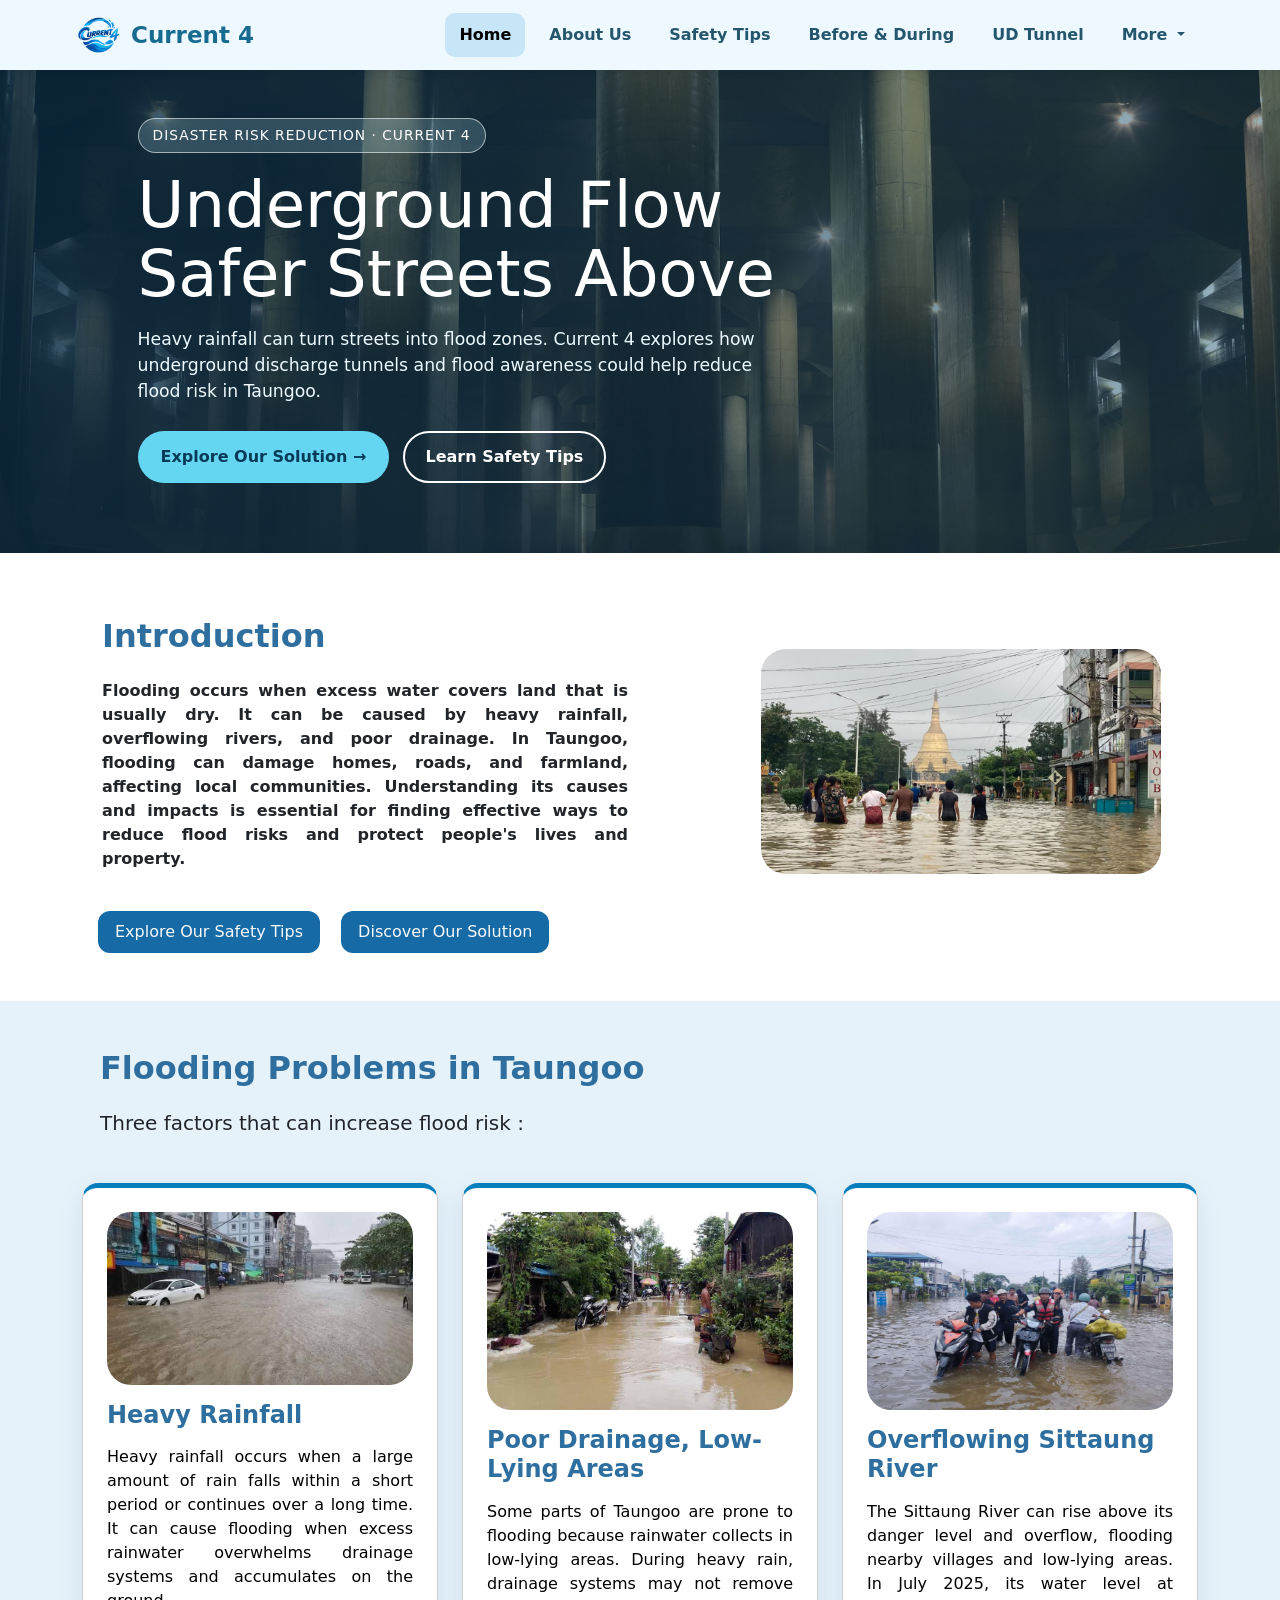
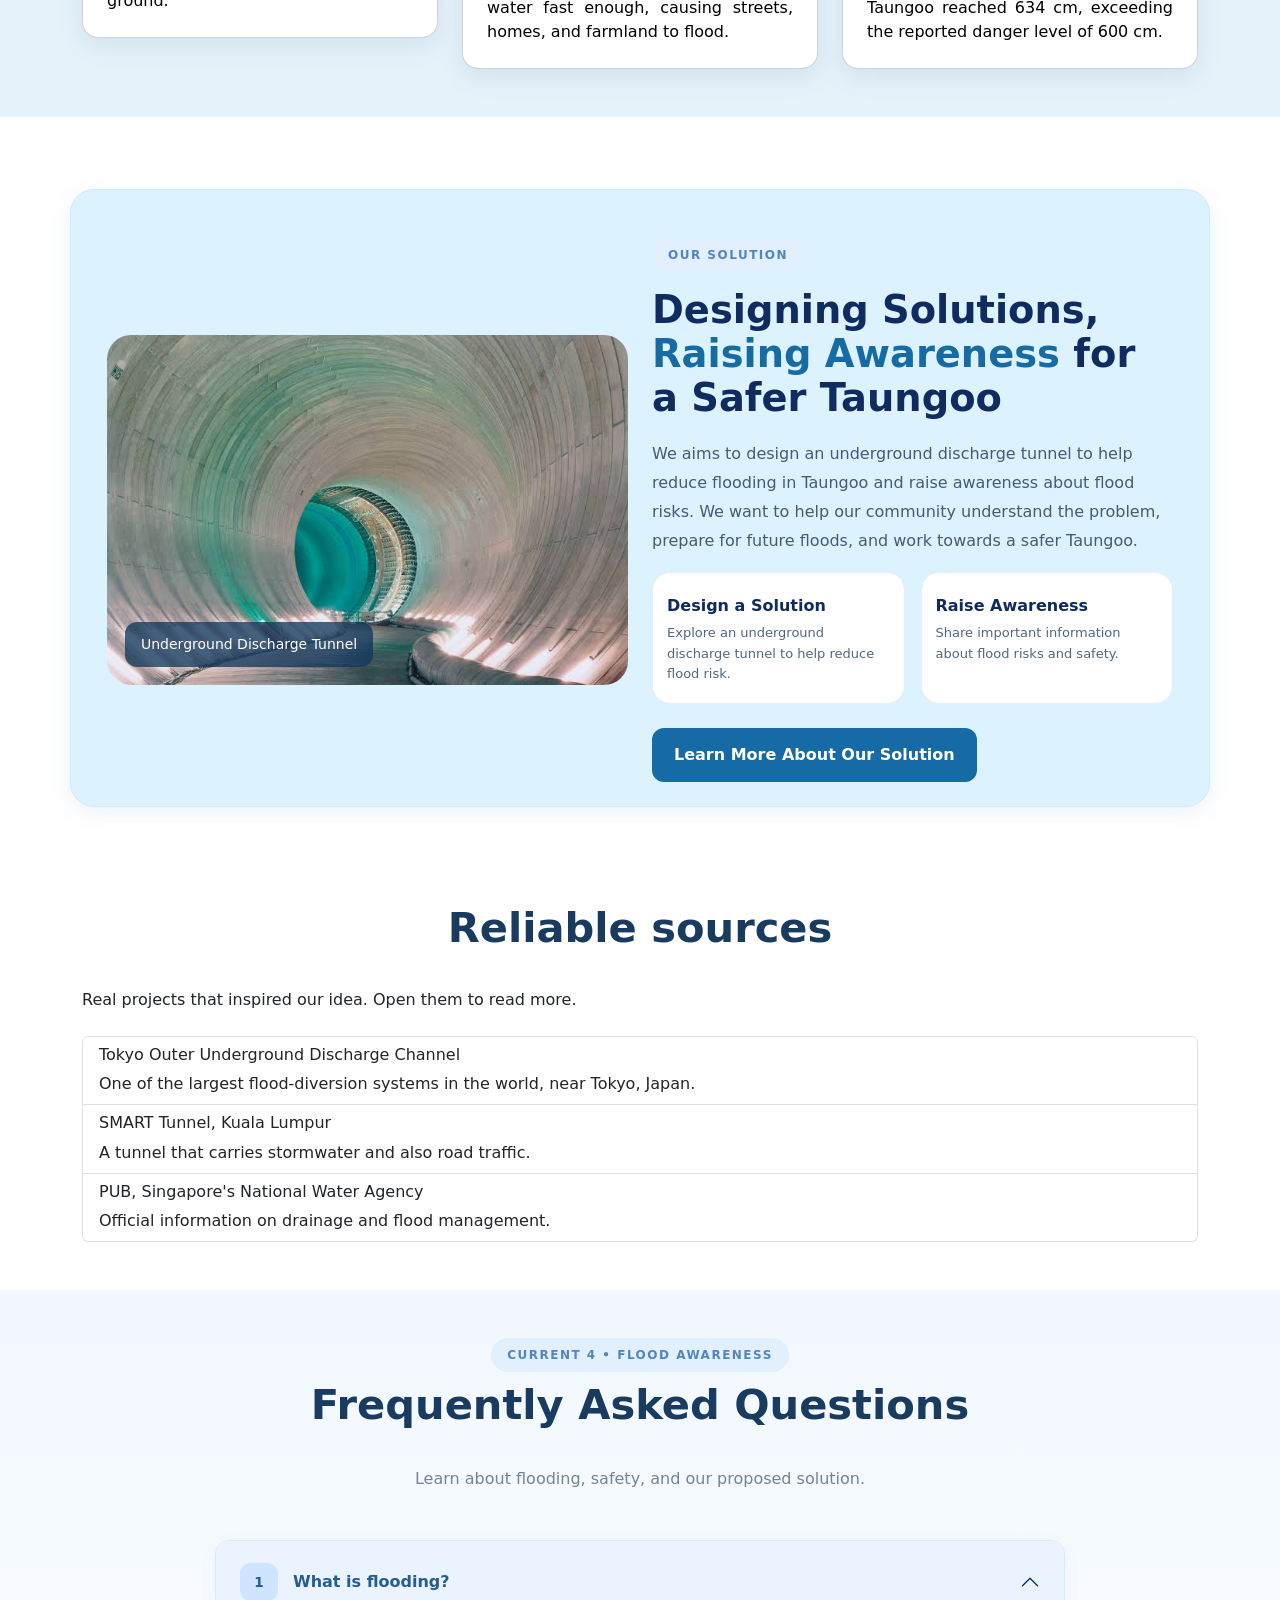
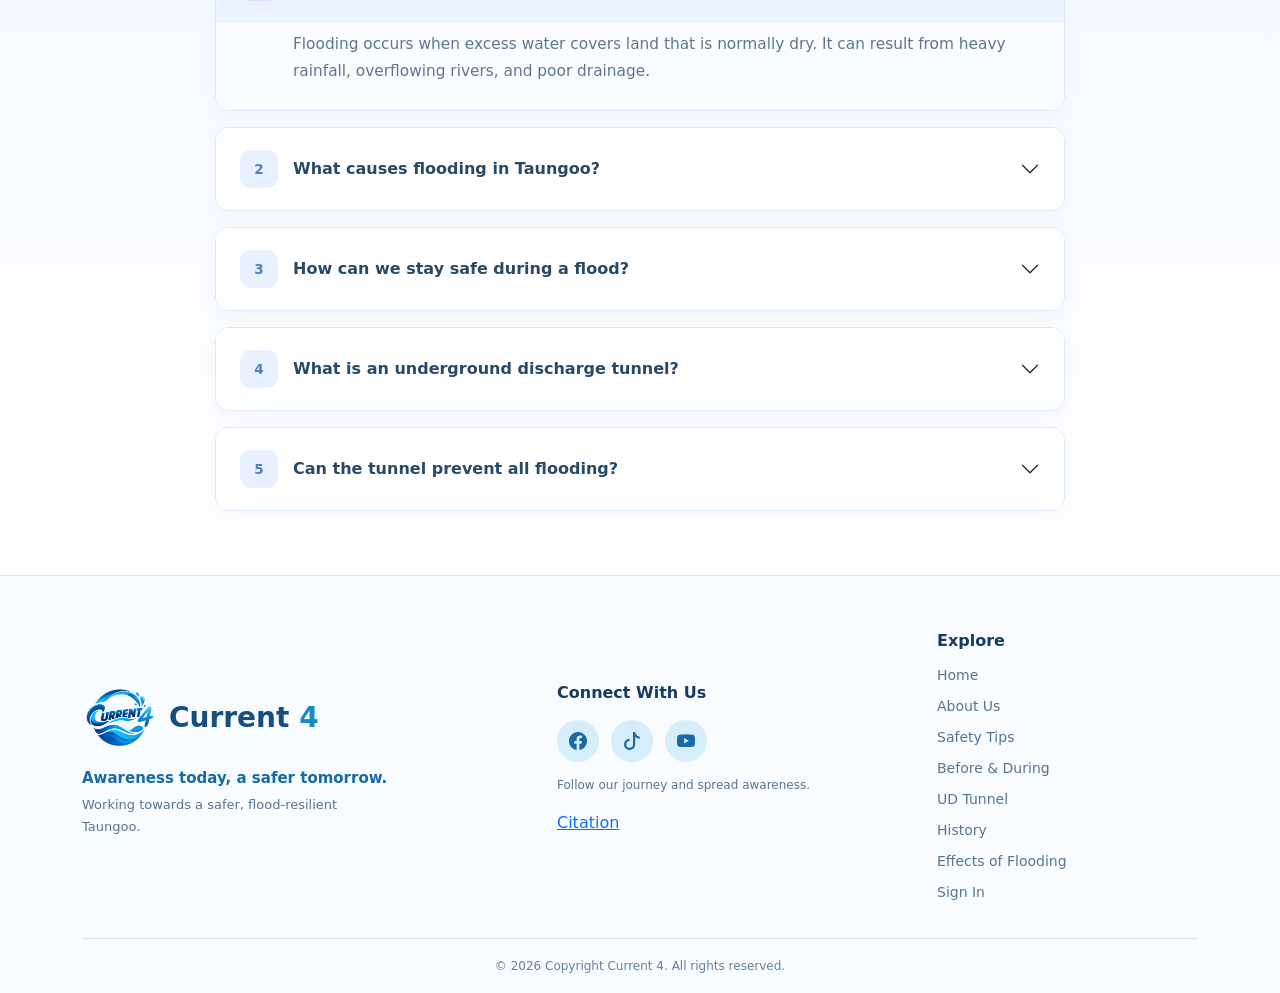
<file: index.html>
<!DOCTYPE html>
<html lang="en">

<head>
  <meta charset="UTF-8">
  <meta name="viewport" content="width=device-width, initial-scale=1.0">
  <title>Current 4 | Home</title>

  <!-- Bootstrap CSS -->
  <link href="https://cdn.jsdelivr.net/npm/bootstrap@5.3.3/dist/css/bootstrap.min.css" rel="stylesheet">

  <!-- Bootstrap Icons -->
  <link rel="stylesheet" href="https://cdn.jsdelivr.net/npm/bootstrap-icons@1.11.3/font/bootstrap-icons.min.css">

  <!-- Current 4 custom CSS (load after Bootstrap) -->
  <link rel="stylesheet" href="style.css">

  <!-- Favicon -->
  <link rel="icon" type="image/x-icon" href="Images/Current 4 logo with bg .png">

  <!-- AOS CSS and JavaScript -->
  <link href="https://unpkg.com/aos@2.3.1/dist/aos.css" rel="stylesheet">
  <script src="https://unpkg.com/aos@2.3.1/dist/aos.js"></script>
</head>

<body>

  <!-- Navigation Bar -->
<nav class="navbar fixed-top">

<div class="container-fluid">

    <!-- Brand -->
    <a class="brand" href="index.html">
        <img src="Images/current4-logo.png" alt="Current 4 logo">
        <span>Current 4</span>
    </a>

    <!-- Desktop Navigation -->
    <div class="desktop-menu">

        <ul class="navbar-nav">

            <li class="nav-item">
                <a href="index.html" class="nav-link active">Home</a>
            </li>

            <li class="nav-item">
                <a href="Pages/About us.html" class="nav-link">About Us</a>
            </li>

            <li class="nav-item">
                <a href="Pages/Safety_Tips.html" class="nav-link">Safety Tips</a>
            </li>

            <li class="nav-item">
                <a href="Pages/Before&During.html" class="nav-link">Before & During</a>
            </li>

            <li class="nav-item">
                <a href="Pages/Solution.html" class="nav-link">UD Tunnel</a>
            </li>

            <!-- Dropdown -->
            <li class="nav-item dropdown">

                <a class="nav-link dropdown-toggle"
                   href="#"
                   id="moreDropdown"
                   role="button"
                   data-bs-toggle="dropdown"
                   aria-expanded="false">
                    More
                </a>

                <ul class="dropdown-menu"
                    aria-labelledby="moreDropdown">

                    <li>
                        <a class="dropdown-item nav-link" href="Pages/History.html">
                            History
                        </a>
                    </li>

                    <li>
                        <a class="dropdown-item nav-link" href="Pages/Effects.html">
                            Effects of Flooding
                        </a>
                    </li>

                    <li>
                        <a class="dropdown-item nav-link" href="Pages/Signin.html">
                            Sign In
                        </a>
                    </li>

                </ul>
            </li>

        </ul>
    </div>

    <!-- Mobile Offcanvas Button -->
    <button class="btn mobile-menu" type="button"
    data-bs-toggle="offcanvas" data-bs-target="#mobileMenu"
    aria-controls="mobileMenu" aria-label="Open navigation menu">
        <i class="bi bi-list" style="font-size: 28px; color: #176b91;"></i>
    </button>

</div>
</nav>

<!-- Offcanvas Sidebar -->
<div class="offcanvas offcanvas-end" tabindex="-1" id="mobileMenu" aria-labelledby="mobileMenuLabel">

    <!-- Sidebar Header -->
    <div class="offcanvas-header">

        <h5 class="offcanvas-title" id="mobileMenuLabel">
            <img src="Images/current4-logo.png" width="35" alt="Logo">
            Current 4
        </h5>

        <button type="button" class="btn-close"
        data-bs-dismiss="offcanvas"></button>

    </div>

    <!-- Sidebar Links -->
    <div class="offcanvas-body">

        <ul class="navbar-nav">

            <li class="nav-item">
                <a href="index.html" class="nav-link active">
                    <i class="bi bi-house-door me-2"></i> Home
                </a>
            </li>

            <li class="nav-item">
                <a href="Pages/About us.html" class="nav-link">
                    <i class="bi bi-people me-2"></i> About Us
                </a>
            </li>

            <li class="nav-item">
                <a href="Pages/Safety_Tips.html" class="nav-link">
                    <i class="bi bi-shield-check me-2"></i> Safety Tips
                </a>
            </li>

            <li class="nav-item">
                <a href="Pages/Before&During.html" class="nav-link">
                    <i class="bi bi-cloud-rain me-2"></i> Before & During
                </a>
            </li>

            <li class="nav-item">
                <a href="Pages/Solution.html" class="nav-link">
                    <i class="bi bi-water me-2"></i> UD Tunnel
                </a>
            </li>

            <hr>

            <li class="nav-item">
                <a href="Pages/History.html" class="nav-link">
                    <i class="bi bi-clock-history me-2"></i> History
                </a>
            </li>

            <li class="nav-item">
                <a href="Pages/Effects.html" class="nav-link">
                    <i class="bi bi-question-circle me-2"></i> Effects of Flooding
                </a>
            </li>

            <li class="nav-item">
                <a href="Pages/Signin.html" class="nav-link">
                    <i class="bi bi-person me-2"></i> Sign In
                </a>
            </li>

        </ul>

    </div>
</div>


  <div class="container-fluid hero">
    <div class="hero-content">
      <span class="eyebrow mt-5 ms-5">Disaster Risk Reduction · Current 4</span>
      <h1 class="ms-5">Underground Flow<br>Safer Streets Above</h1>
      <p class="ms-5">Heavy rainfall can turn streets into flood zones. Current 4 explores how underground discharge
        tunnels and
        flood awareness could help reduce flood risk in Taungoo.</p>
      <a class="button ms-5" href="Pages/Solution.html">Explore Our Solution →</a>
      <a class="button button-outline " href="Pages/Safety_Tips.html">Learn Safety Tips</a>
    </div>
  </div>
  <!-- end of overlay-text and image  -->


  <div class="container py-5 def-con">
    <div class="row">
      <div class="col-md-6">
        <h2 class="title-1 py-3">Introduction</h2>
        <p class="text-1">
          Flooding occurs when excess water covers land that is usually dry. It can be caused by heavy rainfall,
          overflowing rivers, and poor drainage. In Taungoo, flooding can damage homes, roads, and farmland, affecting
          local communities. Understanding its causes and impacts is essential for finding effective ways to reduce
          flood risks and protect people's lives and property.
        </p>
        <a href="Pages/Safety_Tips.html" class="safety-button ms-3">
          <button type="button" class="btn py-2 px-3 text-light safety-text">Explore Our Safety Tips</button>
        </a>
        <a href="Pages/Solution.html" class="safety-button ms-3">
          <button type="button" class="btn btn-solid py-2 px-3 text-light safety-text">Discover Our Solution</button>
        </a>
      </div>

      <div class="col-md-6 mt-5">
        <img src="Images/Flooding_intro.avif" alt="tunnel" width="100%" class="def-tunnel">
      </div>

    </div>
  </div>
  <!-- end of def-underground tunnel  -->


  <!-- Start of flooding problem  -->
  <div class="all-con">
    <h2 class="title-2 py-3 pt-5">Flooding Problems in Taungoo</h2>
    <h5 class="title-3 ">Three factors that can increase flood risk :</h5>

    <div class="container my-5">
      <div class="row pb-5">

        <div class="col-md-4">
          <div class="card p-2 parent-card rounded-4">
            <img src="Images/Heavy rain.jpeg" alt="" class="heavy-img px-3 py-3">
            <h4 class="card-title pb-2 px-3">Heavy Rainfall</h4>
            <p class="card-text px-3 pb-3">
              Heavy rainfall occurs when a large amount of rain falls within a short period or continues over a long
              time.
              It can cause flooding when excess rainwater overwhelms drainage systems and accumulates on the ground.
            </p>
          </div>
        </div>

        <div class="col-md-4">
          <div class="card p-2 rounded-2 parent-card rounded-4">
            <img src="Images/Sittaung flooding.jpeg" alt="" class="sittaung-flood px-3 py-3">
            <h4 class="card-title pb-2 px-3">Poor Drainage, Low-Lying Areas</h4>
            <p class="card-text px-3 pb-3">
              Some parts of Taungoo are prone to flooding because rainwater collects in low-lying areas.
              During heavy rain, drainage systems may not remove water fast enough, causing streets, homes, and farmland
              to flood.
            </p>
          </div>
        </div>


        <div class="col-md-4">
          <div class="card p-2 rounded-2 parent-card rounded-4">
            <img src="Images/Overflowing sittaung.jpeg" alt="" class="sittaung-flood px-3 py-3">
            <h4 class="card-title pb-2 px-3">Overflowing Sittaung River</h4>
            <p class="card-text px-3 pb-3">
              The Sittaung River can rise above its danger level and overflow, flooding nearby villages and low-lying
              areas.
              In July 2025, its water level at Taungoo reached 634 cm, exceeding the reported danger level of 600 cm.
            </p>

          </div>
        </div>

      </div>
    </div>

  </div>


  <section class="mission-section container-fluid py-5">
    <div class="container">
      <div class="mission-card row align-items-center g-4 p-3 p-md-4">

        <!-- Left side: Image -->
        <div class="col-12 col-lg-6">
          <div class="mission-image">
            <img src="Images/Tunnel_solution.jpeg" alt="Underground discharge tunnel for flood control"
              class="img-fluid">
            <div class="image-label">
              Underground Discharge Tunnel
            </div>
          </div>
        </div>

        <!-- Right side: Mission text -->
        <div class="col-12 col-lg-6">
          <div class="mission-content">

            <p class="section-label">OUR SOLUTION</p>

            <h3 class="mission-title">
              Designing Solutions,
              <span>Raising Awareness</span>
              for a Safer Taungoo
            </h3>

            <p class="mission-description">
              We aims to design an underground discharge
              tunnel to help reduce flooding in Taungoo and raise
              awareness about flood risks. We want to help our
              community understand the problem, prepare for future
              floods, and work towards a safer Taungoo.
            </p>

            <!-- Mission goals -->
            <div class="row g-3 mission-goals">

              <div class="col-12 col-sm-6">
                <div class="goal-card h-100">
                  <div>
                    <h5>Design a Solution</h5>
                    <p>
                      Explore an underground discharge tunnel
                      to help reduce flood risk.
                    </p>
                  </div>
                </div>
              </div>

              <div class="col-12 col-sm-6">
                <div class="goal-card h-100">
                  <div>
                    <h5>Raise Awareness</h5>
                    <p>
                      Share important information about flood
                      risks and safety.
                    </p>
                  </div>
                </div>
              </div>

            </div>

            <a href="Pages/Solution.html" class="mission-button">
              Learn More About Our Solution
            </a>

          </div>
        </div>

      </div>
    </div>
  </section>

  <section class="section py-5">
    <div class="container">
      <h2 class="section-title">Reliable sources</h2>
      <p class="lead-soft mb-4">Real projects that inspired our idea. Open them to read more.</p>

      <div class="list-group">
        <a class="list-group-item list-group-item-action"
          href="https://www.bbc.com/future/article/20181129-the-underground-cathedral-protecting-tokyo-from-floods"
          target="_blank" rel="noopener">
          <h6>Tokyo Outer Underground Discharge Channel</h6>
          <p class="mb-0">One of the largest flood-diversion systems in the world, near Tokyo, Japan.</p>
        </a>

        <a class="list-group-item list-group-item-action"
          href="https://tunnel.ita-aites.org/en/cases-histories/case/smart-malaysia" target="_blank" rel="noopener">
          <h6>SMART Tunnel, Kuala Lumpur</h6>
          <p class="mb-0">A tunnel that carries stormwater and also road traffic.</p>
        </a>

        <a class="list-group-item list-group-item-action" href="https://www.pub.gov.sg" target="_blank" rel="noopener">
          <h6>PUB, Singapore's National Water Agency</h6>
          <p class="mb-0">Official information on drainage and flood management.</p>
        </a>

      </div>

    </div>
  </section>



  <!-- Start of accordion  -->

  <section class="flood-faq py-5 ">
    <div class="container">
      <div class="text-center mb-5">
        <span class="section-label">CURRENT 4 • FLOOD AWARENESS</span>
        <h2 class="section-title mt-2">Frequently Asked Questions</h2>
        <p class="section-description">
          Learn about flooding, safety, and our proposed solution.
        </p>
      </div>

      <div class="accordion custom-accordion" id="floodAccordion">

        <!-- Accordion 1 -->
        <div class="accordion-item">
          <h2 class="accordion-header">
            <button class="accordion-button" type="button" data-bs-toggle="collapse" data-bs-target="#answerone"
              aria-expanded="true" aria-controls="answerOne">
              <span class="faq-number">1</span>
              What is flooding?
            </button>
          </h2>
          <div id="answerone" class="accordion-collapse collapse show" data-bs-parent="#floodAccordion">
            <div class="accordion-body">
              Flooding occurs when excess water covers land that is
              normally dry. It can result from heavy rainfall,
              overflowing rivers, and poor drainage.
            </div>
          </div>
        </div>

        <!-- Accordion 2 -->
        <div class="accordion-item">
          <h2 class="accordion-header">
            <button class="accordion-button collapsed" type="button" data-bs-toggle="collapse"
              data-bs-target="#answerTwo" aria-expanded="false" aria-controls="answerTwo">
              <span class="faq-number">2</span>
              What causes flooding in Taungoo?
            </button>
          </h2>
          <div id="answerTwo" class="accordion-collapse collapse" data-bs-parent="#floodAccordion">
            <div class="accordion-body">
              Heavy rainfall, rising water levels in the Sittaung River,
              and water collecting in low-lying areas can contribute
              to flooding in Taungoo.
            </div>
          </div>
        </div>

        <!-- Accordion 3 -->
        <div class="accordion-item">
          <h2 class="accordion-header">
            <button class="accordion-button collapsed" type="button" data-bs-toggle="collapse"
              data-bs-target="#answerThree" aria-expanded="false" aria-controls="answerThree">
              <span class="faq-number">3</span>
              How can we stay safe during a flood?
            </button>
          </h2>
          <div id="answerThree" class="accordion-collapse collapse" data-bs-parent="#floodAccordion">
            <div class="accordion-body">
              Follow official warnings, move to safer higher ground
              when advised, avoid walking or driving through floodwater,
              and keep emergency supplies ready.
            </div>
          </div>
        </div>

        <!-- Accordion 4 -->
        <div class="accordion-item">
          <h2 class="accordion-header">
            <button class="accordion-button collapsed" type="button" data-bs-toggle="collapse"
              data-bs-target="#answerFour" aria-expanded="false" aria-controls="answerFour">
              <span class="faq-number">4</span>
              What is an underground discharge tunnel?
            </button>
          </h2>
          <div id="answerFour" class="accordion-collapse collapse" data-bs-parent="#floodAccordion">
            <div class="accordion-body">
              An underground discharge tunnel is a passage designed
              to carry excess water to a suitable outlet. If properly
              designed and maintained, it may help reduce surface
              flooding caused by accumulated rainwater.
            </div>
          </div>
        </div>

        <!-- Accordion 5 -->
        <div class="accordion-item">
          <h2 class="accordion-header">
            <button class="accordion-button collapsed" type="button" data-bs-toggle="collapse"
              data-bs-target="#answerFive" aria-expanded="false" aria-controls="answerFive">
              <span class="faq-number">5</span>
              Can the tunnel prevent all flooding?
            </button>
          </h2>
          <div id="answerFive" class="accordion-collapse collapse" data-bs-parent="#floodAccordion">
            <div class="accordion-body">
              No. A discharge tunnel may help manage excess rainwater,
              but it cannot guarantee protection from every flood,
              especially when a river overflows. Flood warnings,
              preparedness, and other flood-management measures
              are still important.
            </div>
          </div>
        </div>

      </div>
    </div>
  </section>



  <footer class="footer-section">
    <div class="container">
      <div class="row align-items-center gy-4">

        <!-- Logo and group name -->
        <div class="col-12 col-md-5">
          <div class="footer-brand">
            <div class="brand-heading">
              <img src="Images/current4-logo.png" alt="Current 4 Logo" class="footer-logo">

              <h3>Current <span>4</span></h3>
            </div>

            <p class="footer-slogan">
              Awareness today, a safer tomorrow.
            </p>
            <p class="footer-description">
              Working towards a safer, flood-resilient Taungoo.
            </p>
          </div>
        </div>

        <!-- Social media icons -->
        <div class="col-12 col-md-4">
          <div class="footer-social">
            <h5>Connect With Us</h5>

            <div class="social-icons">

            <a href="https://www.facebook.com/"
               aria-label="Facebook"
               target="_blank">
                <i class="bi bi-facebook"></i>
            </a>

            <a href="https://www.tiktok.com/@current.434?is_from_webapp=1&sender_device=pc"
               aria-label="TikTok"
               target="_blank">
                <i class="bi bi-tiktok"></i>
            </a>

            <a href="https://youtube.com/@currentfour?si=_2F8bxdVLnc7dwG_"
               aria-label="YouTube"
               target="_blank">
                <i class="bi bi-youtube"></i>
            </a>

        </div>

            <p class="social-caption">
              Follow our journey and spread awareness.
            </p>
            <a href="Current4_Citation.docx">
              <p>Citation</p>
            </a>
          </div>
        </div>

        <!-- Quick links -->
        <div class="col-12 col-md-3">
          <div class="footer-links">
            <h5>Explore</h5>
            <a href="index.html">Home</a>
            <a href="Pages/about.html">About Us</a>
            <a href="Pages/Safety_Tips.html">Safety Tips</a>
            <a href="Pages/Before&During.html">Before & During</a>
            <a href="Pages/Solution.html">UD Tunnel</a>
            <a href="Pages/History.html">History</a>
            <a href="Pages/Effects.html">Effects of Flooding</a>
            <a href="Pages/Signin.html">Sign In</a>
          </div>
        </div>

      </div>


      <!-- Copyright -->
      <div class="footer-bottom">
        <p>© 2026 Copyright Current 4. All rights reserved.</p>
      </div>
    </div>
  </footer>

 
  <!-- Bootstrap JavaScript bundle (same version as Bootstrap CSS) -->
  <script src="https://cdn.jsdelivr.net/npm/bootstrap@5.3.3/dist/js/bootstrap.bundle.min.js"></script>
</body>

</html>
</file>
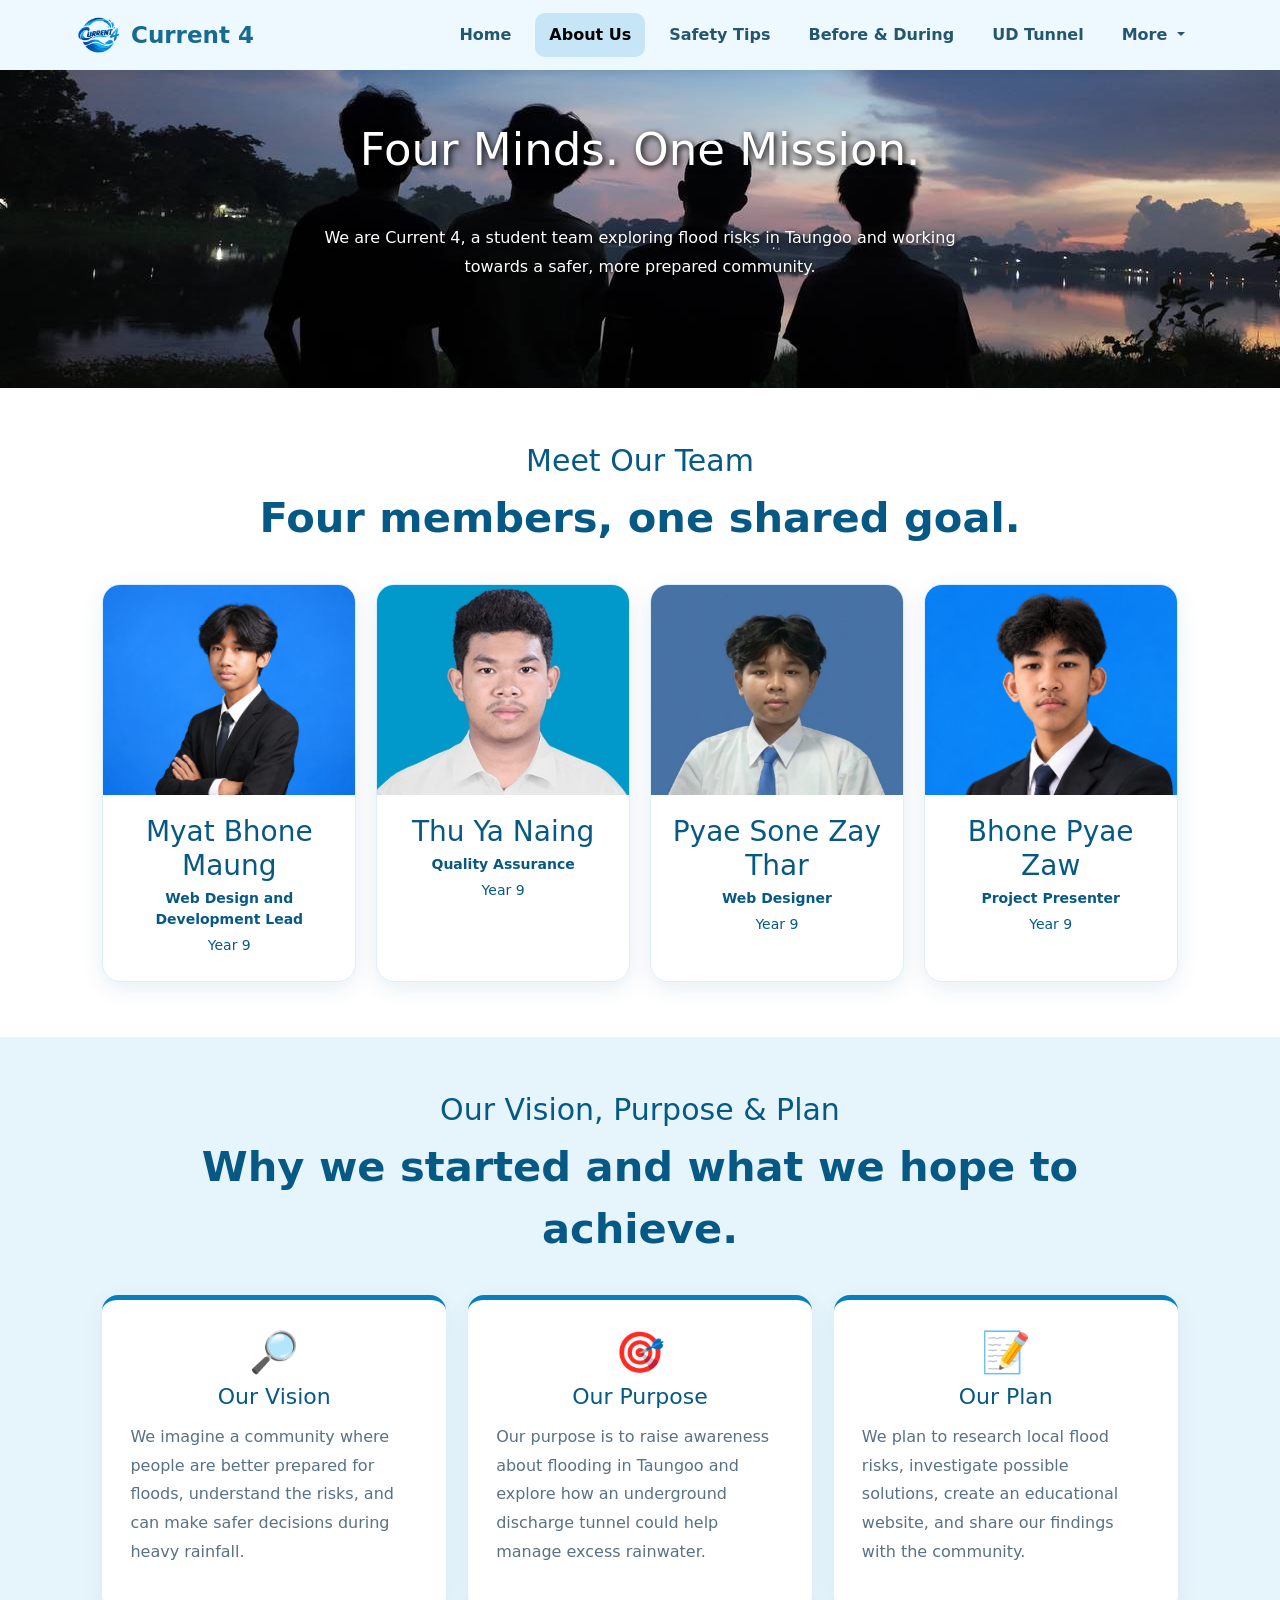
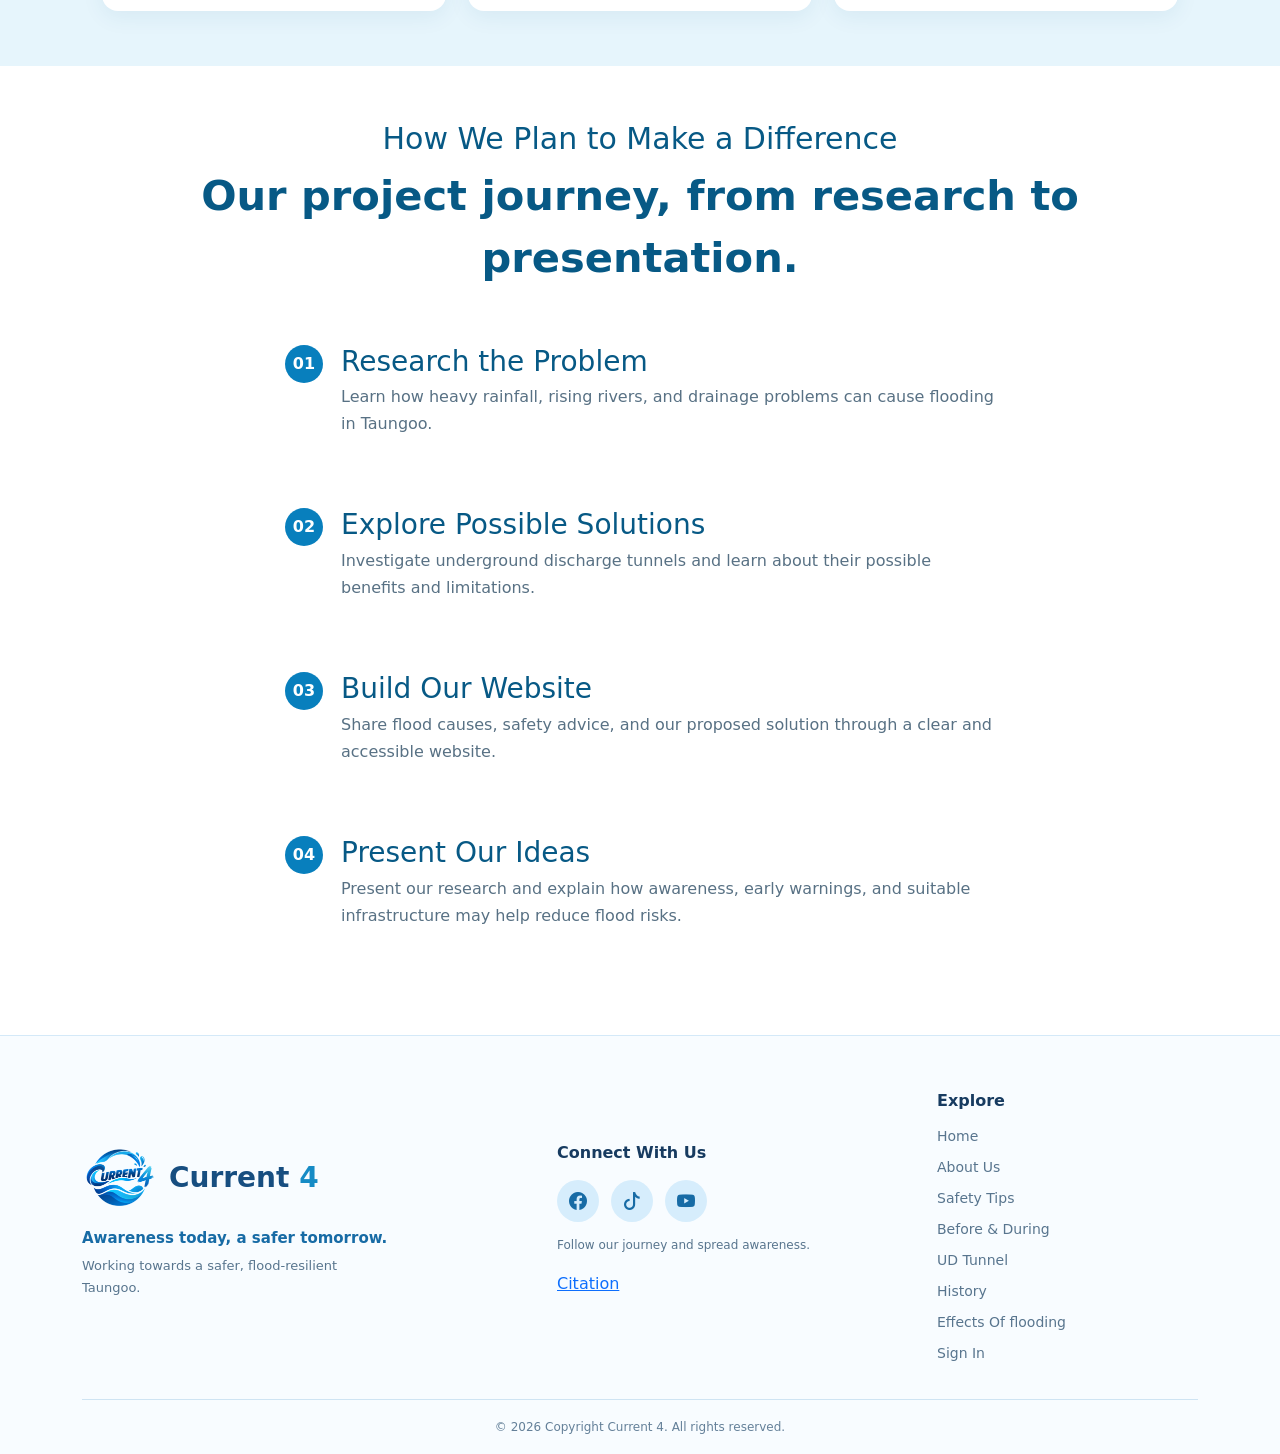
<file: Pages/About us.html>
<!DOCTYPE html>
<html lang="en">

<head>
  <meta charset="UTF-8">
  <meta name="viewport" content="width=device-width, initial-scale=1.0">
  <title>Current 4 | About Us</title>

  <link rel="icon" type="image/x-icon" href="../Images/Current 4 logo with bg .png">

  <!-- Bootstrap CSS -->
  <link href="https://cdn.jsdelivr.net/npm/bootstrap@5.3.3/dist/css/bootstrap.min.css" rel="stylesheet">

  <!-- Bootstrap Icons -->
  <link rel="stylesheet" href="https://cdn.jsdelivr.net/npm/bootstrap-icons@1.11.3/font/bootstrap-icons.min.css">

  <!-- Current 4 custom CSS (load after Bootstrap) -->
  <link rel="stylesheet" href="../style.css">

  <!-- Favicon -->
  <link rel="icon" type="image/x-icon" href="../Images/Current 4 logo with bg .png">

  <!-- AOS CSS and JavaScript -->
  <link href="https://unpkg.com/aos@2.3.1/dist/aos.css" rel="stylesheet">
  <script src="https://unpkg.com/aos@2.3.1/dist/aos.js"></script>
  <meta name="viewport" content="width=device-width, initial-scale=1.0">

</head>

<body>

  <!-- Navigation Bar -->
  <nav class="navbar fixed-top">

    <div class="container-fluid">

      <!-- Brand -->
      <a class="brand" href="../index.html">
        <img src="../Images/current4-logo.png" alt="Current 4 logo">
        <span>Current 4</span>
      </a>

      <!-- Desktop Navigation -->
      <div class="desktop-menu">

        <ul class="navbar-nav">

          <li class="nav-item">
            <a href="../index.html" class="nav-link ">Home</a>
          </li>

          <li class="nav-item">
            <a href="About us.html" class="nav-link active">About Us</a>
          </li>

          <li class="nav-item">
            <a href="Safety_Tips.html" class="nav-link ">Safety Tips</a>
          </li>

          <li class="nav-item">
            <a href="Before&During.html" class="nav-link">Before & During</a>
          </li>

          <li class="nav-item">
            <a href="Solution.html" class="nav-link">UD Tunnel</a>
          </li>

          <!-- Dropdown -->
          <li class="nav-item dropdown">

            <a class="nav-link dropdown-toggle" href="#" id="moreDropdown" role="button" data-bs-toggle="dropdown"
              aria-expanded="false">
              More
            </a>

            <ul class="dropdown-menu" aria-labelledby="moreDropdown">

              <li>
                <a class="dropdown-item nav-link" href="History.html">
                  History
                </a>
              </li>

              <li>
                <a class="dropdown-item nav-link" href="Effects.html">
                  Effects of Flooding
                </a>
              </li>

              <li>
                <a class="dropdown-item nav-link" href="Signin.html">
                  Sign In
                </a>
              </li>

            </ul>
          </li>

        </ul>
      </div>

      <!-- Mobile Offcanvas Button -->
      <button class="btn mobile-menu" type="button" data-bs-toggle="offcanvas" data-bs-target="#mobileMenu"
        aria-controls="mobileMenu" aria-label="Open navigation menu">
        <i class="bi bi-list" style="font-size: 28px; color: #176b91;"></i>
      </button>

    </div>
  </nav>

  <!-- Offcanvas Sidebar -->
  <div class="offcanvas offcanvas-end" tabindex="-1" id="mobileMenu" aria-labelledby="mobileMenuLabel">

    <!-- Sidebar Header -->
    <div class="offcanvas-header">

      <h5 class="offcanvas-title" id="mobileMenuLabel">
        <img src="../Images/current4-logo.png" width="35" alt="Logo">
        Current 4
      </h5>

      <button type="button" class="btn-close" data-bs-dismiss="offcanvas"></button>

    </div>

    <!-- Sidebar Links -->
    <div class="offcanvas-body">

      <ul class="navbar-nav">

        <li class="nav-item">
          <a href="../index.html" class="nav-link ">
            <i class="bi bi-house-door me-2"></i> Home
          </a>
        </li>

        <li class="nav-item">
          <a href="About us.html" class="nav-link active">
            <i class="bi bi-people me-2"></i> About Us
          </a>
        </li>

        <li class="nav-item">
          <a href="Safety_Tips.html" class="nav-link">
            <i class="bi bi-shield-check me-2"></i> Safety Tips
          </a>
        </li>

        <li class="nav-item">
          <a href="Before&During.html" class="nav-link">
            <i class="bi bi-cloud-rain me-2"></i> Before & During
          </a>
        </li>

        <li class="nav-item">
          <a href="Solution.html" class="nav-link">
            <i class="bi bi-water me-2"></i> UD Tunnel
          </a>
        </li>

        <hr>

        <li class="nav-item">
          <a href="History.html" class="nav-link">
            <i class="bi bi-clock-history me-2"></i> History
          </a>
        </li>

        <li class="nav-item">
          <a href="Effects.html" class="nav-link">
            <i class="bi bi-question-circle me-2"></i> Effects of Flooding
          </a>
        </li>

        <li class="nav-item">
          <a href="Signin.html" class="nav-link">
            <i class="bi bi-person me-2"></i> Sign In
          </a>
        </li>

      </ul>

    </div>
  </div>

  <header class="about-hero mt-5">
    <h1>Four Minds. One Mission.</h1>
    <p>
      We are Current 4, a student team exploring flood risks
      in Taungoo and working towards a safer, more prepared community.
    </p>
  </header>


  <section class="about-section">
    <div class="section-title">
      <h2>Meet Our Team</h2>
      <p>Four members, one shared goal.</p>
    </div>

    <div class="member-grid">

      <div class="member-card">
        <img src="../Images/MBM Professional Photo.png" alt="Myat Bhone Maung">
        <div class="member-info">
          <h3>Myat Bhone Maung</h3>
          <p class="position">Web Design and Development Lead</p>
          <p>Year 9</p>
        </div>
      </div>

      <div class="member-card">
        <img src="../Images/Thura.jpg" alt="Thu Ya Naing">
        <div class="member-info">
          <h3>Thu Ya Naing</h3>
          <p class="position">Quality Assurance </p>
          <p>Year 9</p>
        </div>
      </div>

      <div class="member-card">
        <img src="../Images/PSZT.jpeg" alt="Pyae Sone Zay Thar">
        <div class="member-info">
          <h3>Pyae Sone Zay Thar</h3>
          <p class="position">Web Designer</p>
          <p>Year 9</p>
        </div>
      </div>

      <div class="member-card">
        <img src="../Images/BPZ.png" alt="Bhone Pyae Zaw">
        <div class="member-info">
          <h3>Bhone Pyae Zaw</h3>
          <p class="position">Project Presenter</p>
          <p>Year 9</p>
        </div>
      </div>

    </div>
  </section>

  <!-- Vision, purpose and plan -->
  <section class="about-section plan-section">
    <div class="section-title">
      <h2>Our Vision, Purpose & Plan</h2>
      <p>Why we started and what we hope to achieve.</p>
    </div>

    <div class="info-grid">

      <div class="info-card">
        <h1 class="d-flex justify-content-center">🔎</h1>
        <h3 class="d-flex justify-content-center">Our Vision</h3>
        <p>
          We imagine a community where people are better prepared
          for floods, understand the risks, and can make safer
          decisions during heavy rainfall.
        </p>
      </div>

      <div class="info-card">
        <h1 class="d-flex justify-content-center">🎯</h1>
        <h3 class="d-flex justify-content-center">Our Purpose</h3>
        <p>
          Our purpose is to raise awareness about flooding in
          Taungoo and explore how an underground discharge tunnel
          could help manage excess rainwater.
        </p>
      </div>

      <div class="info-card">
        <h1 class="d-flex justify-content-center">📝</h1>
        <h3 class="d-flex justify-content-center">Our Plan</h3>
        <p>
          We plan to research local flood risks, investigate
          possible solutions, create an educational website,
          and share our findings with the community.
        </p>
      </div>

    </div>
  </section>

  <!-- Project steps -->
  <section class="about-section">
    <div class="section-title">
      <h2>How We Plan to Make a Difference</h2>
      <p>Our project journey, from research to presentation.</p>
    </div>

    <div class="plan-list">

      <div class="plan-item">
        <div class="plan-number">01</div>
        <div>
          <h3>Research the Problem</h3>
          <p>
            Learn how heavy rainfall, rising rivers, and drainage
            problems can cause flooding in Taungoo.
          </p>
        </div>
      </div>

      <div class="plan-item">
        <div class="plan-number">02</div>
        <div>
          <h3>Explore Possible Solutions</h3>
          <p>
            Investigate underground discharge tunnels and learn
            about their possible benefits and limitations.
          </p>
        </div>
      </div>

      <div class="plan-item">
        <div class="plan-number">03</div>
        <div>
          <h3>Build Our Website</h3>
          <p>
            Share flood causes, safety advice, and our proposed
            solution through a clear and accessible website.
          </p>
        </div>
      </div>

      <div class="plan-item">
        <div class="plan-number">04</div>
        <div>
          <h3>Present Our Ideas</h3>
          <p>
            Present our research and explain how awareness,
            early warnings, and suitable infrastructure may
            help reduce flood risks.
          </p>
        </div>
      </div>

    </div>
  </section>


  <footer class="footer-section">
    <div class="container">
      <div class="row align-items-center gy-4">

        <!-- Logo and group name -->
        <div class="col-12 col-md-5">
          <div class="footer-brand">
            <div class="brand-heading">
              <img src="../Images/current4-logo.png" alt="Current 4 Logo" class="footer-logo">

              <h3>Current <span>4</span></h3>
            </div>

            <p class="footer-slogan">
              Awareness today, a safer tomorrow.
            </p>
            <p class="footer-description">
              Working towards a safer, flood-resilient Taungoo.
            </p>
          </div>
        </div>


        <!-- Social media icons -->
        <div class="col-12 col-md-4">
          <div class="footer-social">
            <h5>Connect With Us</h5>

            <div class="social-icons">

              <a href="https://www.facebook.com/" aria-label="Facebook" target="_blank">
                <i class="bi bi-facebook"></i>
              </a>

              <a href="https://www.tiktok.com/@current.434?is_from_webapp=1&sender_device=pc" aria-label="TikTok"
                target="_blank">
                <i class="bi bi-tiktok"></i>
              </a>

              <a href="https://youtube.com/@currentfour?si=_2F8bxdVLnc7dwG_" aria-label="YouTube" target="_blank">
                <i class="bi bi-youtube"></i>
              </a>

            </div>

            <p class="social-caption">
              Follow our journey and spread awareness.
            </p>
            <a href="../Current4_Citation.docx">
              <p>Citation</p>
            </a>
          </div>
        </div>

        <!-- Quick links -->
        <div class="col-12 col-md-3">
          <div class="footer-links">
            <h5>Explore</h5>
            <a href="../index.html">Home</a>
            <a href="About us.html">About Us</a>
            <a href="Safety_Tips.html">Safety Tips</a>
            <a href="Before&During.html">Before & During</a>
            <a href="Solution.html">UD Tunnel</a>
            <a href="History.html">History</a>
            <a href="Effects.html">Effects Of flooding</a>
            <a href="Signin.html">Sign In</a>
          </div>
        </div>

      </div>


      <!-- Copyright -->
      <div class="footer-bottom">
        <p>© 2026 Copyright Current 4. All rights reserved.</p>
      </div>
    </div>

    <!-- Bootstrap JavaScript bundle (same version as Bootstrap CSS) -->
    <script src="https://cdn.jsdelivr.net/npm/bootstrap@5.3.3/dist/js/bootstrap.bundle.min.js"></script>
</body>

</html>
</file>
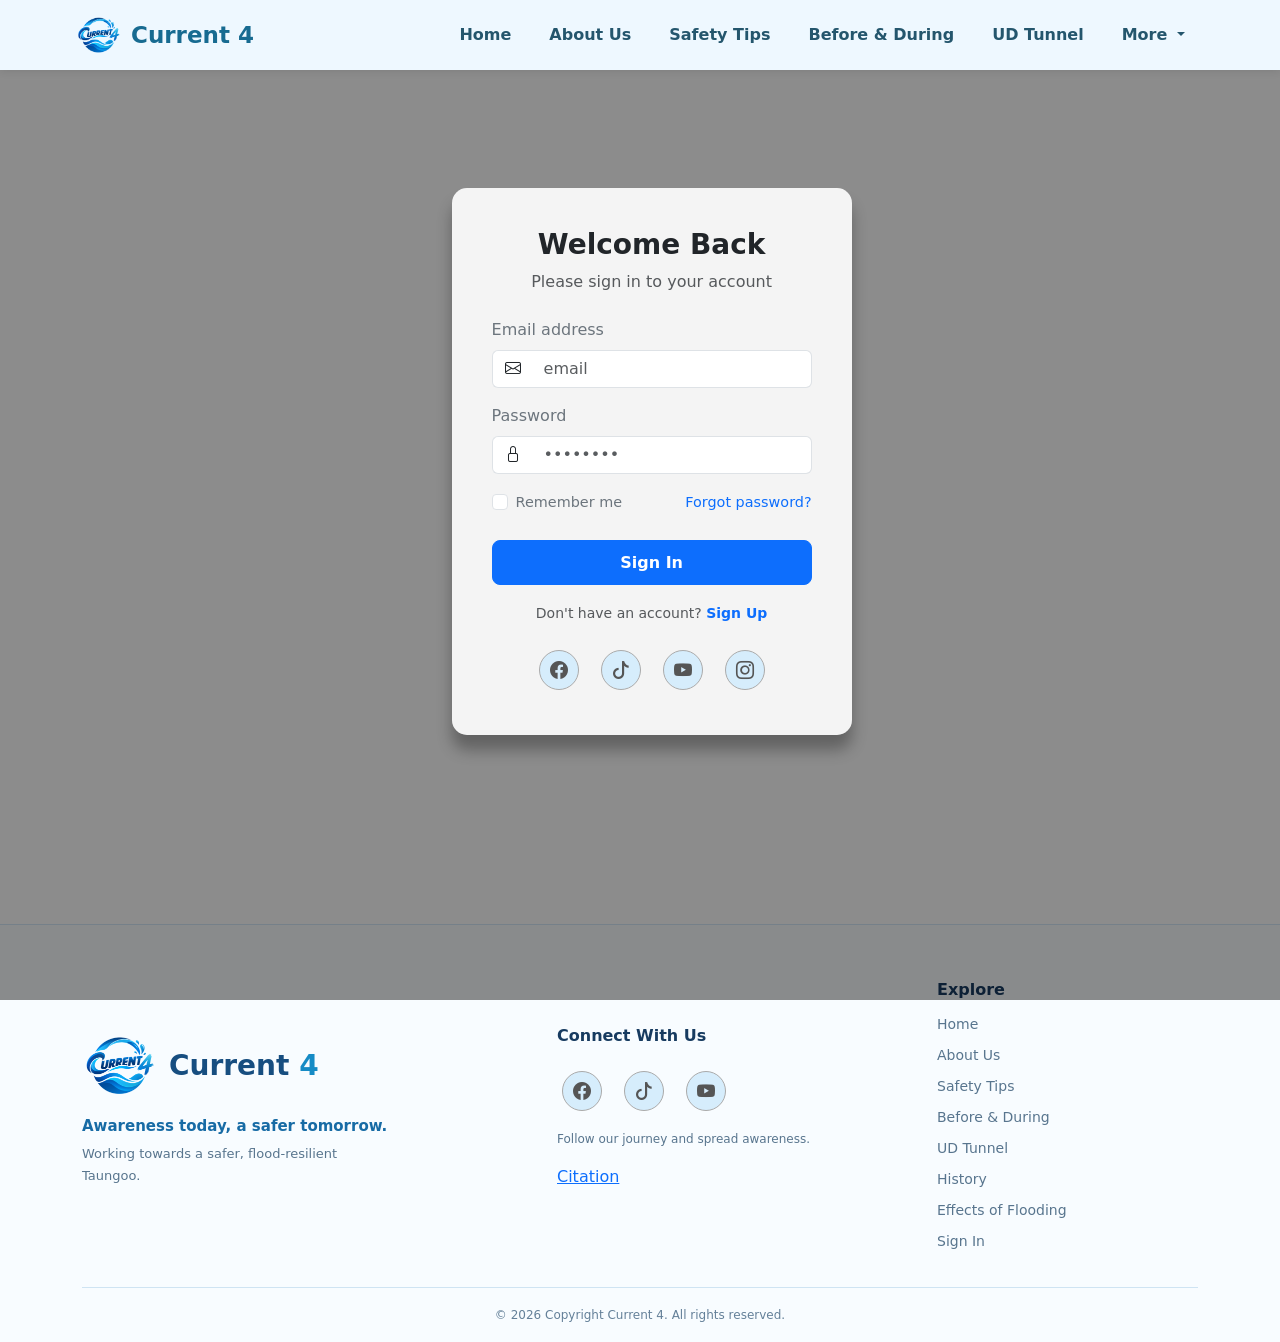
<file: Pages/Signin.html>
<!DOCTYPE html>
<html lang="en">

<head>
    <meta charset="UTF-8">
    <meta name="viewport" content="width=device-width, initial-scale=1.0">
    <title>Current 4 | Sign In</title>

    <link rel="icon" type="image/x-icon" href="../Images/Current 4 logo with bg .png">

    <!-- Bootstrap CSS -->
    <link href="https://cdn.jsdelivr.net/npm/bootstrap@5.3.3/dist/css/bootstrap.min.css" rel="stylesheet">

    <!-- Bootstrap Icons -->

    <link rel="stylesheet" href="https://cdn.jsdelivr.net/npm/bootstrap-icons@1.11.3/font/bootstrap-icons.min.css">

    <!-- Current 4 custom CSS (load after Bootstrap) -->
    <link rel="stylesheet" href="external.css">

    <!-- Favicon -->
    <link rel="icon" type="image/x-icon" href="../Images/Current 4 logo with bg .png">

    <!-- AOS CSS and JavaScript -->
    <link href="https://unpkg.com/aos@2.3.1/dist/aos.css" rel="stylesheet">
    <script src="https://unpkg.com/aos@2.3.1/dist/aos.js"></script>

    <meta name="viewport" content="width=device-width, initial-scale=1.0">

    <style>
        body {
            background: url('https://images.unsplash.com/photo-1497215728101-856f4ea42174?auto=format&fit=crop&w=1920&q=80') no-repeat center center fixed;
            background-size: cover;

        }

        body::before {
            content: '';
            position: absolute;
            top: 0;
            left: 0;
            width: 100%;
            height: 100%;
            background: rgba(0, 0, 0, 0.45);
            height: 1000px;
            z-index: 0;
        }
    </style>

</head>

<body>
    <!-- Navigation Bar -->
    <nav class="navbar fixed-top">

        <div class="container-fluid">

            <!-- Brand -->
            <a class="brand" href="../index.html">
                <img src="../Images/current4-logo.png" alt="Current 4 logo">
                <span>Current 4</span>
            </a>

            <!-- Desktop Navigation -->
            <div class="desktop-menu">

                <ul class="navbar-nav">

                    <li class="nav-item">
                        <a href="../index.html" class="nav-link ">Home</a>
                    </li>

                    <li class="nav-item">
                        <a href="About us.html" class="nav-link ">About Us</a>
                    </li>

                    <li class="nav-item">
                        <a href="Safety_Tips.html" class="nav-link ">Safety Tips</a>
                    </li>

                    <li class="nav-item">
                        <a href="Before&During.html" class="nav-link">Before & During</a>
                    </li>

                    <li class="nav-item">
                        <a href="Solution.html" class="nav-link">UD Tunnel</a>
                    </li>

                    <!-- Dropdown -->
                    <li class="nav-item dropdown">

                        <a class="nav-link dropdown-toggle" href="#" id="moreDropdown" role="button"
                            data-bs-toggle="dropdown" aria-expanded="false">
                            More
                        </a>

                        <ul class="dropdown-menu" aria-labelledby="moreDropdown">

                            <li>
                                <a class="dropdown-item nav-link active" href="History.html">
                                    History
                                </a>
                            </li>

                            <li>
                                <a class="dropdown-item nav-link" href="Effects.html">
                                    Effects of Flooding
                                </a>
                            </li>

                            <li>
                                <a class="dropdown-item nav-link" href="Signin.html">
                                    Sign In
                                </a>
                            </li>

                        </ul>
                    </li>

                </ul>
            </div>

            <!-- Mobile Offcanvas Button -->
            <button class="btn mobile-menu" type="button" data-bs-toggle="offcanvas" data-bs-target="#mobileMenu"
                aria-controls="mobileMenu" aria-label="Open navigation menu">
                <i class="bi bi-list" style="font-size: 28px; color: #176b91;"></i>
            </button>

        </div>
    </nav>

    <!-- Offcanvas Sidebar -->
    <div class="offcanvas offcanvas-end" tabindex="-1" id="mobileMenu" aria-labelledby="mobileMenuLabel">

        <!-- Sidebar Header -->
        <div class="offcanvas-header">

            <h5 class="offcanvas-title" id="mobileMenuLabel">
                <img src="../Images/current4-logo.png" width="35" alt="Logo">
                Current 4
            </h5>

            <button type="button" class="btn-close" data-bs-dismiss="offcanvas"></button>

        </div>

        <!-- Sidebar Links -->
        <div class="offcanvas-body">

            <ul class="navbar-nav">

                <li class="nav-item">
                    <a href="../index.html" class="nav-link ">
                        <i class="bi bi-house-door me-2"></i> Home
                    </a>
                </li>

                <li class="nav-item">
                    <a href="About us.html" class="nav-link">
                        <i class="bi bi-people me-2"></i> About Us
                    </a>
                </li>

                <li class="nav-item">
                    <a href="Safety_Tips.html" class="nav-link">
                        <i class="bi bi-shield-check me-2"></i> Safety Tips
                    </a>
                </li>

                <li class="nav-item">
                    <a href="Before&During.html" class="nav-link">
                        <i class="bi bi-cloud-rain me-2"></i> Before & During
                    </a>
                </li>

                <li class="nav-item">
                    <a href="Solution.html" class="nav-link">
                        <i class="bi bi-water me-2"></i> UD Tunnel
                    </a>
                </li>

                <hr>

                <li class="nav-item">
                    <a href="History.html" class="nav-link active">
                        <i class="bi bi-clock-history me-2"></i> History
                    </a>
                </li>

                <li class="nav-item">
                    <a href="Effects.html" class="nav-link">
                        <i class="bi bi-question-circle me-2"></i> Effects of Flooding
                    </a>
                </li>

                <li class="nav-item">
                    <a href="Signin.html" class="nav-link">
                        <i class="bi bi-person me-2"></i> Sign In
                    </a>
                </li>

            </ul>

        </div>
    </div>



    <div class="container-fluid">
        <div class="login-card">
            <!-- Header -->
            <div class="text-center mb-4">
                <h3 class="fw-bold text-dark">Welcome Back</h3>
                <p class="text-muted">Please sign in to your account</p>
            </div>

            <!-- Sign In Form -->
            <form action="#" method="POST">
                <!-- Email Input -->
                <div class="mb-3">
                    <label for="email" class="form-label text-secondary ">Email address</label>
                    <div class="input-group">
                        <span class="input-group-text bg-white border-end-0"><i class="bi bi-envelope"></i></span>
                        <input type="email" class="form-control border-start-0" id="email" placeholder="email" required>
                    </div>
                </div>

                <!-- Password Input -->
                <div class="mb-3">
                    <label for="password" class="form-label text-secondary ">Password</label>
                    <div class="input-group">
                        <span class="input-group-text bg-white border-end-0"><i class="bi bi-lock"></i></span>
                        <input type="password" class="form-control border-start-0" id="password" placeholder="••••••••"
                            required>
                    </div>
                </div>

                <div class="d-flex justify-content-between align-items-center mb-4">
                    <div class="form-check">
                        <input type="checkbox" class="form-check-input" id="remember">
                        <label class="form-check-label text-secondary" for="remember">Remember me</label>
                    </div>
                    <a href="#" class="text-decoration-none forgot-link">Forgot password?</a>
                </div>

                <!-- Submit Button -->
                <button type="submit" class="btn btn-primary w-100 mb-3">Sign In</button>

                <div class="text-center">
                    <small class="text-muted">Don't have an account? <a href="#"
                            class="text-decoration-none fw-semibold">Sign Up</a></small>
                </div>

                <div class="social-icons d-flex justify-content-center">

                    <a href="https://www.facebook.com/" aria-label="Facebook" target="_blank">
                        <i class="bi bi-facebook"></i>
                    </a>

                    <a href="https://www.tiktok.com/" aria-label="TikTok" target="_blank">
                        <i class="bi bi-tiktok"></i>
                    </a>

                    <a href="https://www.youtube.com/" aria-label="YouTube" target="_blank">
                        <i class="bi bi-youtube"></i>
                    </a>

                    <a href="https://www.instagram.com/" aria-label="Instagram" target="_blank">
                        <i class="bi bi-instagram"></i>
                    </a>


                </div>

            </form>
        </div>
    </div>



    <footer class="footer-section">
        <div class="container">
            <div class="row align-items-center gy-4">

                <!-- Logo and group name -->
                <div class="col-12 col-md-5">
                    <div class="footer-brand">
                        <div class="brand-heading">
                            <img src="../Images/current4-logo.png" alt="Current 4 Logo" class="footer-logo">

                            <h3>Current <span>4</span></h3>
                        </div>

                        <p class="footer-slogan">
                            Awareness today, a safer tomorrow.
                        </p>
                        <p class="footer-description">
                            Working towards a safer, flood-resilient Taungoo.
                        </p>
                    </div>
                </div>

                <!-- Social media icons -->
                <div class="col-12 col-md-4">
                    <div class="footer-social">
                        <h5>Connect With Us</h5>

                        <div class="social-icons">

                            <a href="https://www.facebook.com/" aria-label="Facebook" target="_blank">
                                <i class="bi bi-facebook"></i>
                            </a>

                            <a href="https://www.tiktok.com/@current.434?is_from_webapp=1&sender_device=pc"
                                aria-label="TikTok" target="_blank">
                                <i class="bi bi-tiktok"></i>
                            </a>

                            <a href="https://youtube.com/@currentfour?si=_2F8bxdVLnc7dwG_" aria-label="YouTube"
                                target="_blank">
                                <i class="bi bi-youtube"></i>
                            </a>

                        </div>

                        <p class="social-caption">
                            Follow our journey and spread awareness.
                        </p>
                        <a href="../Current4_Citation.docx">
                            <p>Citation</p>
                        </a>
                    </div>
                </div>

                <!-- Quick links -->
                <div class="col-12 col-md-3">
                    <div class="footer-links">
                        <h5>Explore</h5>
                        <a href="../index.html">Home</a>
                        <a href="About us.html">About Us</a>
                        <a href="Safety_Tips.html">Safety Tips</a>
                        <a href="Before&During.html">Before & During</a>
                        <a href="Solution.html">UD Tunnel</a>
                        <a href="History.html">History</a>
                        <a href="Effects.html">Effects of Flooding</a>
                        <a href="Signin.html">Sign In</a>
                    </div>
                </div>

            </div>


            <!-- Copyright -->
            <div class="footer-bottom">
                <p>© 2026 Copyright Current 4. All rights reserved.</p>
            </div>
        </div>
    </footer>



    <!-- Bootstrap JavaScript bundle (same version as Bootstrap CSS) -->
    <script src="https://cdn.jsdelivr.net/npm/bootstrap@5.3.3/dist/js/bootstrap.bundle.min.js"></script>
</body>

</html>
</file>
<file: style.css>
/* Current 4 - simple shared styles */



html {
  scroll-behavior: smooth;
}

:root {
  --blue: #087fbd;
  --deep-blue: #075985;
  --light-blue: #dff5ff;
  --pale-blue: #f3fbff;
  --white: #ffffff;
  --text: #16344a;
  --muted: #587184;
}

/* Navbar */
.navbar {
    background-color: #eef8ff;
    padding: 12px 5%;
    box-shadow: 0 2px 8px #00000015;
    z-index: 1030;
}

.brand {
    display: flex;
    align-items: center;
    text-decoration: none;
    color: #176b91;
    font-size: 23px;
    font-weight: bold;
}

.brand img {
    width: 45px;
    margin-right: 10px;
}

/* Navigation Links */
.desktop-menu .navbar-nav {
    display: flex;
    flex-direction: row;
    align-items: center;
}

.nav-link {
    color: #24566d;
    margin: 0 8px;
}

.nav-link:hover,
.nav-link.active {
    color: #0077a8;
    font-weight: bold;
}

/* Dropdown Fix */
.desktop-menu .dropdown {
    position: relative;
}

.desktop-menu .dropdown-menu {
    position: absolute;
    top: 100%;
    right: 0;
    left: auto;
    min-width: 160px;
    margin-top: 5px;
    padding: 8px;
    background-color: white;
    border: none;
    border-radius: 8px;
    box-shadow: 0 4px 10px #00000020;
    z-index: 1050;
}

.desktop-menu .dropdown-item {
    padding: 9px 12px;
    border-radius: 5px;
}

.desktop-menu .dropdown-item:hover {
    background-color: #e0f3ff;
    color: #0077a8;
}

/* Offcanvas */
.offcanvas {
    background-color: #e4f3fc;
    width: 280px !important;
}

.offcanvas-header {
    background-color: #d9efff;
    padding: 20px;
}

.offcanvas-title {
    color: #176b91;
    font-weight: bold;
}

/* Navigation Links */
.nav-link {
    color: #24566d;
    margin: 0 5px;
    padding: 10px 14px;
    font-weight: bold;
    border-radius: 10px;
    transition: 0.3s ease;
}

.nav-link:hover,
.nav-link.active {
    color: #0077a8;
    background-color: #c6e6f8;
    border-radius: 10px;
    font-weight: bold;
}

.offcanvas-body {
    padding: 20px;
}

.offcanvas-body .nav-link {
    padding: 12px 15px;
    border-radius: 8px;
    margin: 5px 0;
    color: #24566d;
}

.offcanvas-body .nav-link:hover,
.offcanvas-body .nav-link.active {
    background-color: #c6e6f8;
    color: #0077a8;
}

/* Breadcrumb */
.breadcrumb-container {
    background-color: #e4f3fc;
    padding: 15px 30px;
    border-radius: 12px;
    margin: 20px 0;
    width: 100%;
}

.breadcrumb {
    margin: 0;
    align-items: center;
}

.breadcrumb-item a {
    text-decoration: none;
    color: #24799d;
    font-weight: 500;
}

.breadcrumb-item.active {
    color: #31566b;
    font-weight: bold;
}

.breadcrumb-item + .breadcrumb-item::before {
    content: "›";
    color: #8aa9b9;
    font-size: 20px;
    padding: 0 12px;
}

/* Mobile Responsive */
@media (max-width: 991px) {
    .desktop-menu {
        display: none !important;
    }

    .navbar {
        padding: 12px 4%;
    }
}

@media (min-width: 992px) {
    .mobile-menu {
        display: none !important;
    }
}
/* End of Navigation  */

/* start of hero session  */
.hero {
  min-height: 510px;
  display: flex;
  align-items: center;
  padding: 70px 7%;
  color: white;
  background:
    linear-gradient(90deg, rgba(3, 37, 62, 0.82), rgba(3, 67, 100, 0.40)),
    url("Images/Tunnel.jpg") center/cover;
}

.hero-content {
  max-width: 690px;
}

.eyebrow {
  display: inline-block;
  background: rgba(191, 239, 255, 0.20);
  border: 1px solid rgba(255, 255, 255, 0.55);
  border-radius: 30px;
  padding: 6px 14px;
  font-size: 0.86rem;
  letter-spacing: 1px;
  text-transform: uppercase;
}

.hero h1 {
  font-size: clamp(2.3rem, 5vw, 4.2rem);
  line-height: 1.08;
  margin: 18px 0;
}

.hero p {
  max-width: 620px;
  font-size: 1.08rem;
  color: #edfaff;
}

.button {
  display: inline-block;
  text-decoration: none;
  background: #65d6f2;
  color: #073b58;
  padding: 12px 21px;
  border-radius: 28px;
  margin: 10px 8px 0 0;
  font-weight: 800;
  border: 2px solid transparent;
}

.button:hover {
  background: white;
}

.button-outline {
  background: transparent;
  border-color: white;
  color: white;
}

.button-outline:hover {
  color: var(--deep-blue);
}

/* end of hero session  */

.title-1 {
  color: #2f6f9f;
  padding-left: 20px;
  font-weight: bold;
}

.text-1 {
  text-size-adjust: var(--deep-blue);
  font-weight: bold;
  text-align: justify;
  padding-left: 20px;
}

.def-tunnel {
  width: 400px;
  margin-left: 20%;
  border-radius: 25px;
  transition: 0.3s ease;
}

.def-tunnel:hover {
  transform: translateY(-10px);
}

.title-2 {
  color: #2f6f9f;
  padding-left: 100px;
  font-weight: bold;
}

.title-3 {
  padding-left: 100px;
}

.all-con {
  background-color: #e6f2fa;
}

.card-text {
  color: black;
  text-align: justify;
}

.card-title {
  color: #2f6f9f;
  font-weight: bold;
}

.heavy-img {
  border-radius: 40px;
}

.parent-card {
  box-shadow: 0 8px 24px rgba(47, 111, 159, .12);
  border-top: 5px solid var(--blue);
  transition: ease 0.3s;
}

.parent-card:hover {
  transform: translateY(-10px);
  border-radius: 30px;
}

.sittaung-flood {
  height: 230px;
  border-radius: 40px;
}

/* End of card  */



/* Start of Solution  */


.mission-card {
  background: #ddf2ff;
  border: 1px solid #cdebff;
  border-radius: 24px;
  box-shadow: 0 5px 25px rgba(31, 105, 160, 0.08);
}

/* Image */
.mission-image {
  position: relative;
  overflow: hidden;
  border-radius: 24px;
  height: 100%;
  min-height: 350px;
}

.mission-image img {
  width: 100%;
  height: 100%;
  min-height: 350px;
  object-fit: cover;
}

.image-label {
  position: absolute;
  bottom: 18px;
  left: 18px;
  background: rgba(15, 54, 91, 0.762);
  color: white;
  padding: 12px 16px;
  border-radius: 12px;
  font-size: 14px;
}

/* Text */
.section-label {
  color: #176ba5;
  font-weight: 700;
  letter-spacing: 4px;
  font-size: 13px;
}

.mission-title {
  color: #102b60;
  font-size: clamp(28px, 3vw, 46px);
  font-weight: 800;
  line-height: 1.15;
  margin-bottom: 20px;
}

.mission-title span {
  color: #176ba5;
}

.mission-description {
  color: #435b75;
  font-size: 16px;
  line-height: 1.8;
}

/* Goal cards */
.goal-card {
  display: flex;
  align-items: flex-start;
  gap: 12px;
  background: white;
  border: 1px solid #e0eff9;
  border-radius: 18px;
  padding: 18px 14px;
}


.goal-card h5 {
  color: #102b60;
  font-size: 16px;
  font-weight: 700;
  margin: 5px 0 8px;
}

.goal-card p {
  color: #52677e;
  font-size: 13px;
  line-height: 1.6;
  margin: 0;
}

/* Button */
.safety-button {
  display: inline-flex;
  align-items: center;
  justify-content: center;
  gap: 18px;
  margin-top: 24px;
  background: #166aa6;
  text-decoration: none;
  border-radius: 12px;
  font-weight: bold;
  transition: 0.3s ease;
  
}

.safety-button:hover{
  transform: translateY(-5px);
  background: #104c7a;
}


.mission-button {
  display: inline-flex;
  align-items: center;
  justify-content: center;
  gap: 18px;
  margin-top: 24px;
  padding: 15px 22px;
  background: #166aa6;
  color: white;
  text-decoration: none;
  border-radius: 12px;
  font-weight: 600;
  transition: 0.3s;
}

.mission-button:hover {
  background: #104c7a;
  color: white;
}

/* Responsive design */
@media (max-width: 991px) {

  .mission-image,
  .mission-image img {
    min-height: 300px;
  }

  .mission-title {
    font-size: 34px;
  }
}

@media (max-width: 575px) {
  .mission-card {
    border-radius: 18px;
    padding: 12px !important;
  }

  .mission-image,
  .mission-image img {
    min-height: 240px;
  }

  .mission-title {
    font-size: 30px;
  }

  .mission-description {
    font-size: 14px;
  }

  .mission-button {
    width: 100%;
    gap: 10px;
    font-size: 14px;
    padding: 14px 10px;
  }
}

/* Accordion  */

.accordion-header {
  background-color: transparent;
  border: none;
}

/* Section background */
.flood-faq {
    background: linear-gradient(180deg, #f2f8ff 0%, #ffffff 100%);
    padding: 70px 0;
}

/* Heading */
.section-label {
    display: inline-block;
    color: #5286bb;
    background: #e2efff;
    padding: 8px 16px;
    border-radius: 50px;
    font-size: 0.75rem;
    font-weight: 700;
    letter-spacing: 1.5px;
}

.section-title {
    color: #193b60;
    font-size: clamp(1.7rem, 4vw, 2.6rem);
    font-weight: 750;
}

.section-description {
    color: #71849a;
    font-size: 1rem;
    max-width: 520px;
    margin: 12px auto 0;
    line-height: 1.7;
}

/* Accordion container */
.custom-accordion {
    max-width: 850px;
    margin: 0 auto;
}

/* Each accordion card */
.custom-accordion .accordion-item {
    border: 1px solid #dce9f8;
    border-radius: 14px !important;
    overflow: hidden;
    margin-bottom: 16px;
    background-color: #ffffff;
    box-shadow: 0 5px 18px rgba(74, 121, 174, 0.06);
    transition: box-shadow 0.3s ease, border-color 0.3s ease;
}

.custom-accordion .accordion-item:hover {
    border-color: #b7d5f5;
    box-shadow: 0 8px 22px rgba(74, 121, 174, 0.12);
}

/* Accordion header button */
.custom-accordion .accordion-button {
    background-color: #ffffff;
    color: #294968;
    font-size: 1rem;
    font-weight: 600;
    padding: 22px 24px;
    gap: 15px;
    box-shadow: none;
}

/* Open accordion */
.custom-accordion .accordion-button:not(.collapsed) {
    background-color: #eaf3ff;
    color: #245d96;
}

/* Remove default focus glow */
.custom-accordion .accordion-button:focus {
    box-shadow: inset 0 0 0 2px #bfdcff;
}

/* Number badge */
.faq-number {
    display: inline-flex;
    flex-shrink: 0;
    align-items: center;
    justify-content: center;
    width: 38px;
    height: 38px;
    border-radius: 11px;
    background-color: #e7f1ff;
    color: #4c83bb;
    font-size: 0.85rem;
    font-weight: 700;
}

.accordion-button:not(.collapsed) .faq-number {
    background-color: #cfe4ff;
    color: #245d96;
}

/* Answer */
.custom-accordion .accordion-body {
    background-color: #fafdff;
    color: #60758b;
    padding: 8px 28px 24px 77px;
    font-size: 0.96rem;
    line-height: 1.8;
}

/* Responsive adjustments */
@media (max-width: 576px) {
    .flood-faq {
        padding: 45px 0;
    }

    .section-description {
        padding: 0 10px;
        font-size: 0.92rem;
    }

    .custom-accordion .accordion-button {
        padding: 16px 14px;
        gap: 10px;
        font-size: 0.9rem;
    }

    .faq-number {
        width: 32px;
        height: 32px;
        border-radius: 9px;
        font-size: 0.75rem;
    }

    .custom-accordion .accordion-body {
        padding: 8px 18px 20px;
        font-size: 0.9rem;
    }
}



/* Footer */
.footer-section {
  background: #f8fcff;
  padding: 55px 0 0;
  border-top: 1px solid #d4e9f8;
  color: #173b60;
}

/* Logo and brand */
.brand-heading {
  display: flex;
  align-items: center;
  gap: 12px;
}

.footer-logo {
  width: 75px;
  height: 75px;
  object-fit: contain;
}

.brand-heading h3 {
  font-size: 28px;
  font-weight: 800;
  color: #174e80;
  margin: 0;
}

.brand-heading h3 span {
  color: #168bc5;
}

.footer-slogan {
  font-size: 15px;
  font-weight: 700;
  color: #176ba5;
  margin: 12px 0 5px;
}

.footer-description {
  font-size: 13px;
  line-height: 1.7;
  color: #58758e;
  max-width: 300px;
}

/* Social media */
.footer-social h5,
.footer-links h5 {
  font-size: 16px;
  font-weight: 700;
  margin-bottom: 18px;
  color: #173b60;
}

.social-icons {
  display: flex;
  align-items: center;
  gap: 12px;
  flex-wrap: wrap;
}

.social-icons a {
  width: 42px;
  height: 42px;
  display: flex;
  align-items: center;
  justify-content: center;
  border-radius: 50%;
  background: #d6edfc;
  color: #176ba5;
  text-decoration: none;
  font-size: 18px;
  transition: 0.3s;
}

.social-icons a:hover {
  background: #176ba5;
  color: white;
  transform: translateY(-4px);
}

.social-caption {
  font-size: 12px;
  color: #58758e;
  margin-top: 14px;
  line-height: 1.6;
}

/* Footer links */
.footer-links {
  display: flex;
  flex-direction: column;
  gap: 10px;
}

.footer-links h5 {
  margin-bottom: 5px;
}

.footer-links a {
  color: #58758e;
  font-size: 14px;
  text-decoration: none;
  transition: 0.3s;
}

.footer-links a:hover {
  color: #176ba5;
  padding-left: 4px;
}

/* Bottom copyright */
.footer-bottom {
  border-top: 1px solid #cfe4f3;
  margin-top: 35px;
  padding: 18px 0;
  display: flex;
  justify-content: center;
  gap: 10px;
  flex-wrap: wrap;
}

.footer-bottom p {
  font-size: 12px;
  color: #648099;
  margin: 0;
}

/* Mobile responsive */
@media (max-width: 767px) {
  .footer-section {
    padding-top: 35px;
  }

  .footer-social,
  .footer-links {
    margin-top: 10px;
  }

  .footer-bottom {
    flex-direction: column;
    text-align: center;
  }
}

/* Start of About us  */


.about-hero {
  background-color: #087fbd;
  background-image: url(Images/Current4\ guys.jpeg);
  background-size: cover;
  background-position: center;
  background-repeat: no-repeat;
 
  color: white;
  text-align: center;
  padding: 75px 8%;
  min-height: 340px;
 
  display: flex;
  flex-direction: column;
  justify-content: center;
}
 
.about-hero h1 {
  font-size: 45px;
  margin-bottom: 15px;
  text-shadow: 2px 2px 6px #000;
}
 
.about-hero p {
  max-width: 650px;
  margin: auto;
  color: white;
  text-shadow: 1px 1px 5px #000;
  line-height: 1.8;
}
 
 
    .about-section {
      padding: 55px 8%;
    }
 
    .section-title {
      text-align: center;
      margin-bottom: 35px;
    }
 
    .section-title h2 {
      color: #075985;
      font-size: 30px;
    }
 
    .section-title p {
      color: #075985;
    }
 
    /* Team members */
    .member-grid {
      display: grid;
      grid-template-columns: repeat(4, 1fr);
      gap: 20px;
    }
 
    .member-card {
      background: white;
      border-radius: 18px;
      overflow: hidden;
      text-align: center;
      box-shadow: 0 6px 22px #07598518;
      border: 1px solid #dceff8;
      transition: 0.3s;
    }
 
    .member-card:hover {
      transform: translateY(-7px);
    }
 
    /* Keep the four member photos unchanged */
    .member-card img {
      width: 100%;
      height: 210px;
      object-fit: cover;
      display: block;
      background: #dff5ff;
    }
 
    .member-info {
      padding: 20px 12px;
    }
 
    .member-info h3 {
      color: #075985;
      margin-bottom: 5px;
    }
 
    .member-info p {
      color:#075985;
      font-size: 14px;
      margin: 5px 0;
    }
 
    .position {
      color: #087fbd;
      font-weight: bold;
    }
 
    /* Vision, purpose and plan */
    .info-grid {
      display: grid;
      grid-template-columns: repeat(3, 1fr);
      gap: 22px;
    }
 
    .info-card {
      background: white;
      padding: 28px;
      border-radius: 16px;
      border-top: 5px solid #087fbd;
      box-shadow: 0 6px 22px #07598512;
      transition: 0.3s;
    }
 
    .info-card:hover {
      transform: translateY(-5px);
    }
 
    .info-card h3 {
      color: #075985;
      font-size: 22px;
      margin-bottom: 12px;
    }
 
    .info-card p {
      color: #587184;
      line-height: 1.8;
    }
 
    .plan-section {
      background: #e6f5fc;
    }
 
    /* Project steps */
    .plan-list {
      max-width: 750px;
      margin: auto;
    }
 
    .plan-item {
      background: white;
      padding: 20px;
      margin-bottom: 15px;
      border-radius: 12px;
      display: flex;
      gap: 18px;
      align-items: flex-start;
    }
 
    .plan-number {
      background: #087fbd;
      color: white;
      min-width: 38px;
      height: 38px;
      border-radius: 50%;
      display: flex;
      align-items: center;
      justify-content: center;
      font-weight: bold;
    }
 
    .plan-item h3 {
      color: #075985;
      margin-bottom: 5px;
    }
 
    .plan-item p {
      color: #587184;
      line-height: 1.7;
    }
 
    /* Footer */
    .about-footer {
      background: #063b5b;
      color: white;
      text-align: center;
      padding: 25px;
    }
 
    .about-footer p {
      color: #d8f5ff;
      font-size: 14px;
    }
 
    /* Responsive layout */
    @media (max-width: 900px) {
      .member-grid {
        grid-template-columns: repeat(2, 1fr);
      }
 
      .info-grid {
        grid-template-columns: 1fr;
      }
    }
 
    @media (max-width: 500px) {
      .member-grid {
        grid-template-columns: 1fr;
      }
 
      .about-hero {
        padding: 60px 6%;
      }
 
      .about-hero h1 {
        font-size: 34px;
      }
 
      .about-section {
        padding: 40px 6%;
      }
    }
</file>
<file: Pages/external.css>
/* Current 4 - simple shared styles */



html {
  scroll-behavior: smooth;
}

:root {
  --blue: #087fbd;
  --deep-blue: #075985;
  --light-blue: #dff5ff;
  --pale-blue: #f3fbff;
  --white: #ffffff;
  --text: #16344a;
  --muted: #587184;
}

/* Navbar */
.navbar {
  background-color: #eef8ff;
  padding: 12px 5%;
  box-shadow: 0 2px 8px #00000015;
  z-index: 1030;
}

.brand {
  display: flex;
  align-items: center;
  text-decoration: none;
  color: #176b91;
  font-size: 23px;
  font-weight: bold;
}

.brand img {
  width: 45px;
  margin-right: 10px;
}

/* Navigation Links */
.desktop-menu .navbar-nav {
  display: flex;
  flex-direction: row;
  align-items: center;
}

.nav-link {
  color: #24566d;
  margin: 0 8px;
}

.nav-link:hover,
.nav-link.active {
  color: #0077a8;
  font-weight: bold;
}

/* Dropdown Fix */
.desktop-menu .dropdown {
  position: relative;
}

.desktop-menu .dropdown-menu {
  position: absolute;
  top: 100%;
  right: 0;
  left: auto;
  min-width: 160px;
  margin-top: 5px;
  padding: 8px;
  background-color: white;
  border: none;
  border-radius: 8px;
  box-shadow: 0 4px 10px #00000020;
  z-index: 1050;
}

.desktop-menu .dropdown-item {
  padding: 9px 12px;
  border-radius: 5px;
}

.desktop-menu .dropdown-item:hover {
  background-color: #e0f3ff;
  color: #0077a8;
}

/* Offcanvas */
.offcanvas {
  background-color: #e4f3fc;
  width: 280px !important;
}

.offcanvas-header {
  background-color: #d9efff;
  padding: 20px;
}

.offcanvas-title {
  color: #176b91;
  font-weight: bold;
}

/* Navigation Links */
.nav-link {
  color: #24566d;
  margin: 0 5px;
  padding: 10px 14px;
  font-weight: bold;
  border-radius: 10px;
  transition: 0.3s ease;
}

.nav-link:hover,
.nav-link.active {
  color: #0077a8;
  background-color: #c6e6f8;
  border-radius: 10px;
  font-weight: bold;
}

.offcanvas-body {
  padding: 20px;
}

.offcanvas-body .nav-link {
  padding: 12px 15px;
  border-radius: 8px;
  margin: 5px 0;
  color: #24566d;
}

.offcanvas-body .nav-link:hover,
.offcanvas-body .nav-link.active {
  background-color: #c6e6f8;
  color: #0077a8;
}

/* Breadcrumb */
.breadcrumb-container {
  background-color: #e4f3fc;
  padding: 15px 30px;
  border-radius: 12px;
  margin: 20px 0;
  width: 100%;
}

.breadcrumb {
  margin: 0;
  align-items: center;
}

.breadcrumb-item a {
  text-decoration: none;
  color: #24799d;
  font-weight: 500;
}

.breadcrumb-item.active {
  color: #31566b;
  font-weight: bold;
}

.breadcrumb-item+.breadcrumb-item::before {
  content: "›";
  color: #8aa9b9;
  font-size: 20px;
  padding: 0 12px;
}

/* Mobile Responsive */
@media (max-width: 991px) {
  .desktop-menu {
    display: none !important;
  }

  .navbar {
    padding: 12px 4%;
  }
}

@media (min-width: 992px) {
  .mobile-menu {
    display: none !important;
  }
}

/* End of Navigation  */




/* Footer */
.footer-section {
  background: #f8fcff;
  padding: 55px 0 0;
  border-top: 1px solid #d4e9f8;
  color: #173b60;
}

/* Logo and brand */
.brand-heading {
  display: flex;
  align-items: center;
  gap: 12px;
}

.footer-logo {
  width: 75px;
  height: 75px;
  object-fit: contain;
}

.brand-heading h3 {
  font-size: 28px;
  font-weight: 800;
  color: #174e80;
  margin: 0;
}

.brand-heading h3 span {
  color: #168bc5;
}

.footer-slogan {
  font-size: 15px;
  font-weight: 700;
  color: #176ba5;
  margin: 12px 0 5px;
}

.footer-description {
  font-size: 13px;
  line-height: 1.7;
  color: #58758e;
  max-width: 300px;
}

/* Social media */
.footer-social h5,
.footer-links h5 {
  font-size: 16px;
  font-weight: 700;
  margin-bottom: 18px;
  color: #173b60;
}

.social-icons {
  display: flex;
  align-items: center;
  gap: 12px;
  flex-wrap: wrap;
}

.social-icons a {
  width: 42px;
  height: 42px;
  display: flex;
  align-items: center;
  justify-content: center;
  border-radius: 50%;
  background: #d6edfc;
  color: #176ba5;
  text-decoration: none;
  font-size: 18px;
  transition: 0.3s;
}

.social-icons a:hover {
  background: #176ba5;
  color: white;
  transform: translateY(-4px);
}

.social-caption {
  font-size: 12px;
  color: #58758e;
  margin-top: 14px;
  line-height: 1.6;
}

/* Footer links */
.footer-links {
  display: flex;
  flex-direction: column;
  gap: 10px;
}

.footer-links h5 {
  margin-bottom: 5px;
}

.footer-links a {
  color: #58758e;
  font-size: 14px;
  text-decoration: none;
  transition: 0.3s;
}

.footer-links a:hover {
  color: #176ba5;
  padding-left: 4px;
}

/* Bottom copyright */
.footer-bottom {
  border-top: 1px solid #cfe4f3;
  margin-top: 35px;
  padding: 18px 0;
  display: flex;
  justify-content: center;
  gap: 10px;
  flex-wrap: wrap;
}

.footer-bottom p {
  font-size: 12px;
  color: #648099;
  margin: 0;
}

/* Mobile responsive */
@media (max-width: 767px) {
  .footer-section {
    padding-top: 35px;
  }

  .footer-social,
  .footer-links {
    margin-top: 10px;
  }

  .footer-bottom {
    flex-direction: column;
    text-align: center;
  }
}

/* Start of History  */
/* Start of History  */


.badge {
  background-color: #075985;
}

.history-hero {
  min-height: 430px;
  display: flex;
  align-items: center;
  color: #fff;
  padding: 100px 0 70px;
  background: linear-gradient(90deg, rgba(3, 37, 62, .88), rgba(3, 67, 100, .36)),
    url("https://encrypted-tbn0.gstatic.com/images?q=tbn:ANd9GcQ4wfugYS4cPog3BN9F0gyqCdq4JeZD2dMKo9tzRhefTpC43G4AN0fU-JOd&s=10") center/cover;
}

.history-hero h1 {
  font-weight: 800;
  font-size: clamp(2.4rem, 5vw, 4.4rem);
  line-height: 1.08;
}


.history-hero p {
  max-width: 680px;
  font-size: 1.1rem;
  color: #eefaff;
}

.history-kicker {
  letter-spacing: 2px;
  text-transform: uppercase;
  font-size: .8rem;
  font-weight: 800;
}

.history-section-title {
  color: #075985;
  font-weight: 800;
}

.history-card {
  border: 1px solid #d9edf8;
  border-radius: 18px;
  overflow: hidden;
  box-shadow: 0 8px 24px rgba(7, 89, 133, .08);
  height: 100%;
  transition: .25s;
}

.history-card:hover {
  transform: translateY(-5px);
}

.history-card img {
  height: 220px;
  width: 100%;
  object-fit: cover;
}

.img_flood {
  width: 80%;
  border-radius: 35px;
  margin-left: 50px;
  transition: ease 0.3s;
}

.img_flood:hover {
  transform: translateY(-10px);
}

.year-pill {
  display: inline-block;
  background: #dff5ff;
  color: #075985;
  font-weight: 800;
  border-radius: 30px;
  padding: 6px 13px;
  font-size: .85rem;
}

.timeline {
  margin-left: 14px;
  padding-left: 25px;
}

.timeline-item {
  position: relative;
  margin-bottom: 26px;
}

.timeline-item:before {
  content: "";
  position: absolute;
  width: 15px;
  height: 15px;
  border-radius: 50%;
  background: #087fbd;
  left: -34px;
  top: 5px;
  border: 3px solid #f5fbff;
}


.flood-card {
  background: white;
  border-radius: 15px;
  padding: 25px;
  height: 100%;
  border: 1px solid #d6eaf5;
  box-shadow: 0 4px 12px rgba(0, 80, 120, 0.1);
}

.flood-card h3 {
  color: #075985;
  font-weight: bold;
}

.flood-card a {
  color: #087fbd;
  text-decoration: none;
  font-weight: bold;
}

.flood-date {
  background: #dff5ff;
  color: #075985;
  padding: 6px 12px;
  border-radius: 20px;
  display: inline-block;
  margin-bottom: 15px;
  font-size: 14px;
}


.stat-box {
  background: #e6f5fc;
  border-radius: 16px;
  padding: 24px;
  height: 100%;
}

.stat-number {
  font-size: clamp(1.6rem, 3vw, 2.3rem);
  color: #075985;
  font-weight: 850;
  line-height: 1.1;
}

.source-link {
  overflow-wrap: anywhere;
}

.img_distri {
  width: 700px;
}

.flood_distri {
  width: 700px;
  border-radius: 30px;
  margin-left: 22%;
}

.history-note {
  border-left: 4px solid #087fbd;
  background: #eaf7ff;
  padding: 18px 20px;
  border-radius: 8px;
}

#sourcesHeading {
  background: none;
}

.history-footer {
  background: #063b5b;
  color: #eaf8ff;
  padding: 25px 0;
}

.history-footer a {
  color: #eaf8ff;
}

@media(max-width:767px) {
  .history-hero {
    min-height: 390px;
    padding: 90px 0 55px
  }

  .history-card img {
    height: 190px
  }
}

/* Before & During  */

/* Hero Section */
.hero {
  background: linear-gradient(rgba(5, 37, 65, 0.7),
      rgba(5, 37, 65, 0.7)),
    url('https://media.cnn.com/api/v1/images/stellar/prod/gettyimages-2171049044.jpg?c=original&q=w_860,c_fill') center/cover;
  padding: 110px 20px;
  text-align: center;
  color: white;
}

.hero h1 {
  font-size: 45px;
  font-weight: bold;
}


.safety_btn {
  background-color: #0077a8;
}

.hero p {
  font-size: 18px;
  max-width: 650px;
  margin: 15px auto;
}

.img2 {
  height: 230px;
}

.img3 {
  height: 230px;
}

#before {
  padding-bottom: 15px;
}

.section-title {
  font-weight: bold;
  color: #176ba5;
  margin-bottom: 15px;
}

.info-section {
  padding: 65px 0;
  padding-bottom: 15px;
}

.info-img {
  width: 100%;
  height: 300px;
  object-fit: cover;
  border-radius: 15px;
}

.info-text {
  padding: 20px;
}

.info-text h3 {
  font-weight: bold;
  color: #075b91;
}

.tip-card {
  background-color: white;
  border: none;
  border-radius: 15px;
  padding: 25px;
  height: 100%;
  box-shadow: 0 4px 15px rgba(0, 0, 0, 0.06);
  border-top: 4px solid var(--blue);
  transition: ease 0.3s;
}

.tip-card:hover{
  transform: translateY(-10px);
}



.tip-card h5 {
  color: #0877b9;
  font-weight: bold;
}

.do-not {
  background-color: #fff1ef;
  border-left: 5px solid #e34b42;
  border-radius: 10px;
  padding: 20px;
  height: 100%;
}

.do-this {
  background-color: #eaf6ff;
  border-left: 5px solid #168acb;
  border-radius: 10px;
  padding: 20px;
  height: 100%;
}

.safety-banner {
  background-color: #0877b9;
  color: white;
  padding: 45px 20px;
  text-align: center;
}

@media (max-width: 768px) {
  .hero h1 {
    font-size: 32px;
  }

  .hero {
    padding: 75px 15px;
  }

  .info-img {
    height: 230px;
  }
}

/* Main Section */
.safety-section {
  padding: 75px 0;
}

/* Heading */
.section-heading {
  margin-bottom: 55px;
}

.section-heading h1 {
  color: #3478a8;
  font-size: 52px;
  font-weight: bold;
  margin-bottom: 25px;
}

.section-heading p {
  font-size: 25px;
  color: #263b50;
}

/* Column Headings */
.do-heading {
  color: #3478a8;
  font-size: 29px;
  margin-left: 100px;
  font-weight: bold;
  margin-bottom: 22px;
}

.dont-heading {
  color: #c65350;
  font-size: 29px;
  margin-left: 100px;
  font-weight: bold;
  margin-bottom: 22px;
}

/* Safety Cards */
.safety-card {
  display: flex;
  align-items: center;
  width: 400px;
  background-color: #ffffff;
  padding: 23px 25px;
  margin-bottom: 15px;
  border-radius: 20px;
  margin-left: 100px;
  box-shadow: 0 8px 25px rgba(35, 70, 100, 0.08);
  font-size: 23px;
  min-height: 81px;
  transition: 0.3s;
}

/* Hover Effect */
.safety-card:hover {
  transform: translateY(-3px);
  box-shadow: 0 12px 28px rgba(35, 70, 100, 0.13);
}

/* Check Icon */
.check-icon {
  color: #4d96c9;
  font-size: 27px;
  font-weight: bold;
  margin-right: 23px;
}

/* Cross Icon */
.cross-icon {
  color: #c65350;
  font-size: 23px;
  font-weight: bold;
  margin-right: 23px;
}

/* Responsive Design */
@media (max-width: 768px) {

  .safety-section {
    padding: 45px 0;
  }

  .section-heading {
    margin-bottom: 35px;
  }

  .section-heading h1 {
    font-size: 38px;
  }

  .section-heading p {
    font-size: 19px;
  }

  .do-heading,
  .dont-heading {
    font-size: 25px;
  }

  .safety-card {
    font-size: 17px;
    padding: 18px;
    min-height: 65px;
    border-radius: 15px;
  }

  .check-icon,
  .cross-icon {
    font-size: 21px;
    margin-right: 15px;
  }
}

/* Small Mobile Screens */
@media (max-width: 400px) {

  .section-heading h1 {
    font-size: 32px;
  }

  .safety-card {
    font-size: 15px;
    padding: 15px;
  }

}

/* Main Heading */
.section-heading h1 {
  font-size: 38px;
  font-weight: bold;
}

.section-heading p {
  font-size: 18px;
}

/* Column Headings */
.do-heading,
.dont-heading {
  font-size: 22px;
  font-weight: bold;
}

/* Safety Cards */
.safety-card {
  font-size: 17px;
  padding: 18px 22px;
  min-height: 65px;
  border-radius: 16px;
}

.do{
  border-left: 4px solid var(--blue);
}

.dont{
  border-left: 4px solid red;
}
/* Icons */
.check-icon,
.cross-icon {
  font-size: 20px;
  margin-right: 18px;
}

/* Mobile */
@media (max-width: 768px) {
  .section-heading h1 {
    font-size: 30px;
  }

  .section-heading p {
    font-size: 16px;
  }

  .do-heading,
  .dont-heading {
    font-size: 20px;
  }

  .safety-card {
    font-size: 15px;
    padding: 15px 18px;
    min-height: 55px;
  }

  .check-icon,
  .cross-icon {
    font-size: 18px;
    margin-right: 13px;
  }
}


/* Sign in Page  */

.login-card {
  position: relative;
  z-index: 1;
  width: 100%;
  max-width: 400px;
  padding: 2.5rem;
  border-radius: 15px;
  background: rgba(255, 255, 255, 0.9);
  backdrop-filter: blur(10px);
  box-shadow: 0 15px 15px rgba(0, 0, 0, 0.3);
  margin-left: 35%;
  margin-top: 15%;
  margin-bottom: 15%;
}

.form-control:focus {
  box-shadow: 0 0 8px rgba(13, 110, 253, 0.4);
  border-color: #0d6efd;
}

.btn-primary {
  padding: 0.6rem;
  font-weight: 600;
  border-radius: 8px;
}

.form-check-label,
.forgot-link {
  font-size: 0.9rem;
}

.social-icons {
  text-align: center;
  margin-top: 20px;
}

.social-icons a {
  display: inline-block;
  width: 40px;
  height: 40px;
  line-height: 40px;
  margin: 5px;

  border: 1px solid #aaa;
  border-radius: 50%;
  color: #555;
  text-align: center;
}

.social-icons a:hover {
  color: white;
  background: wheat;
  border-color: ivory;
}

/* Effect of Flooding  */
</file>
